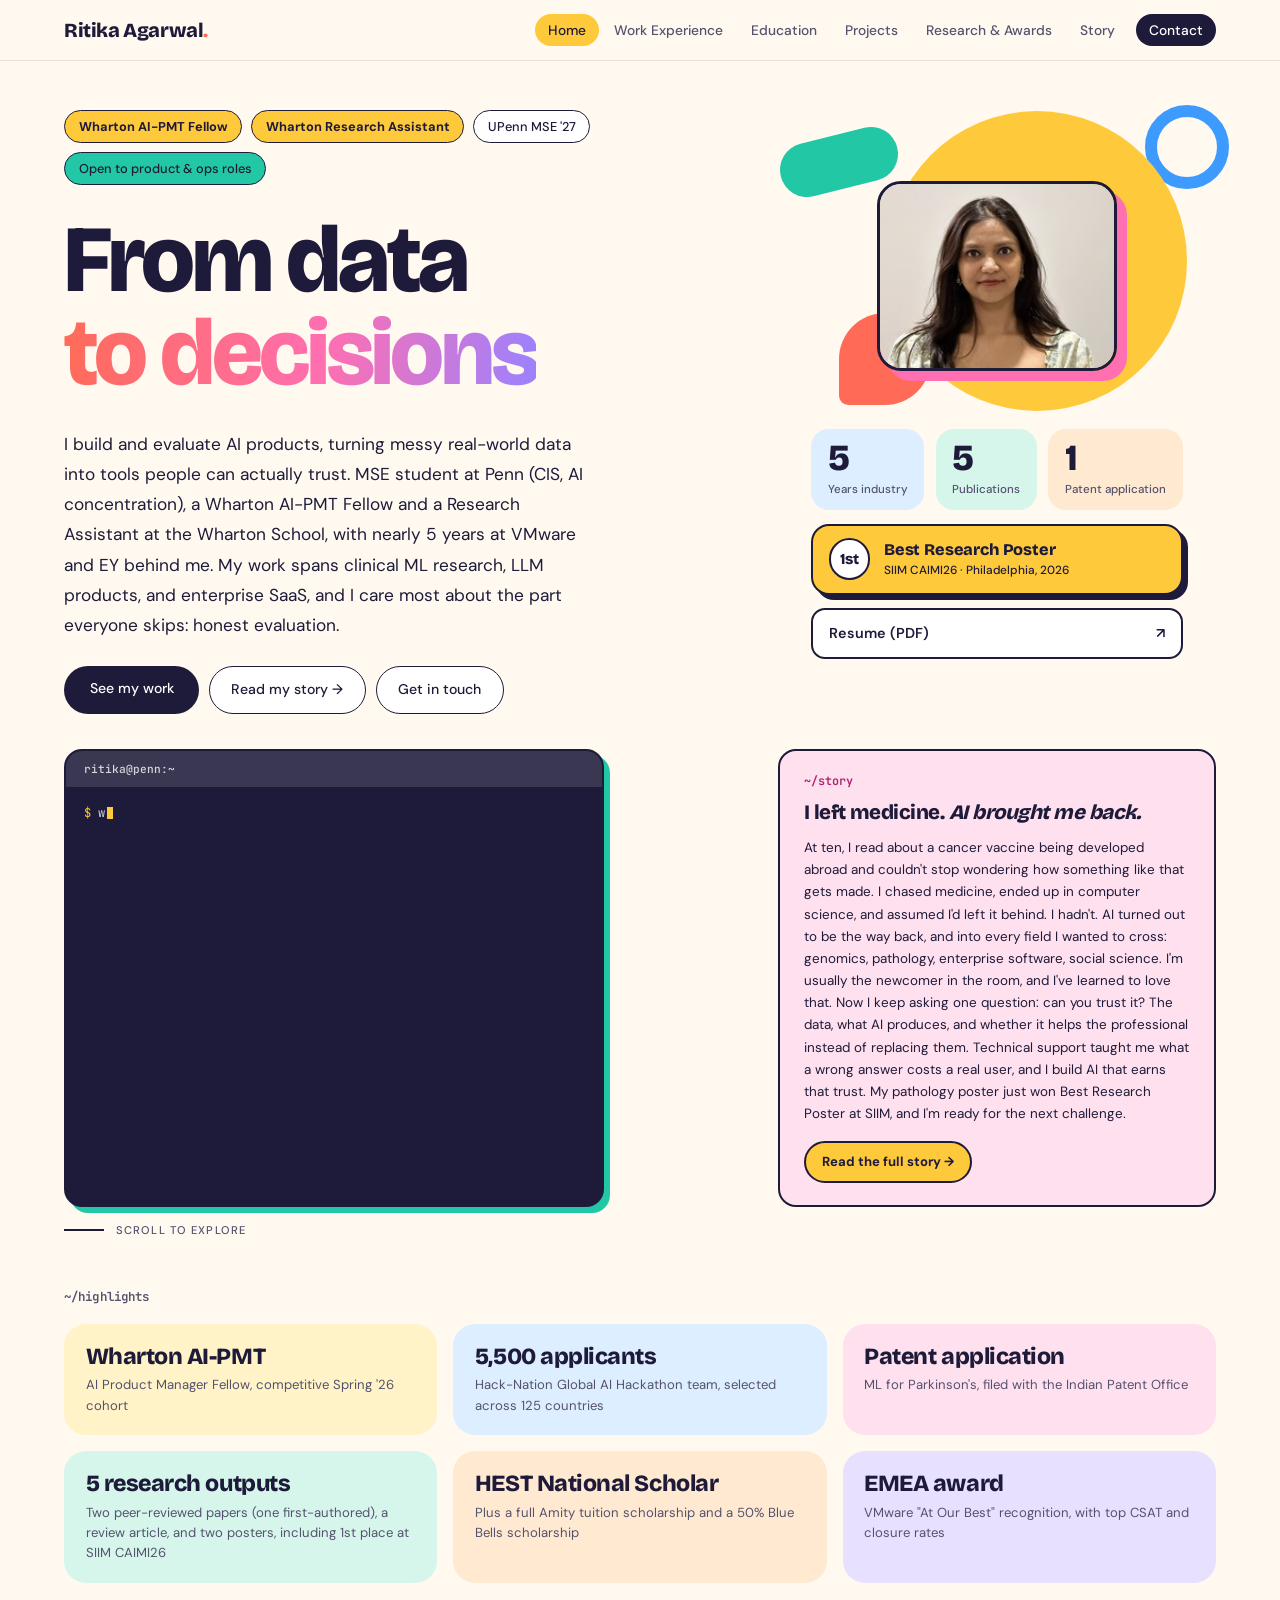
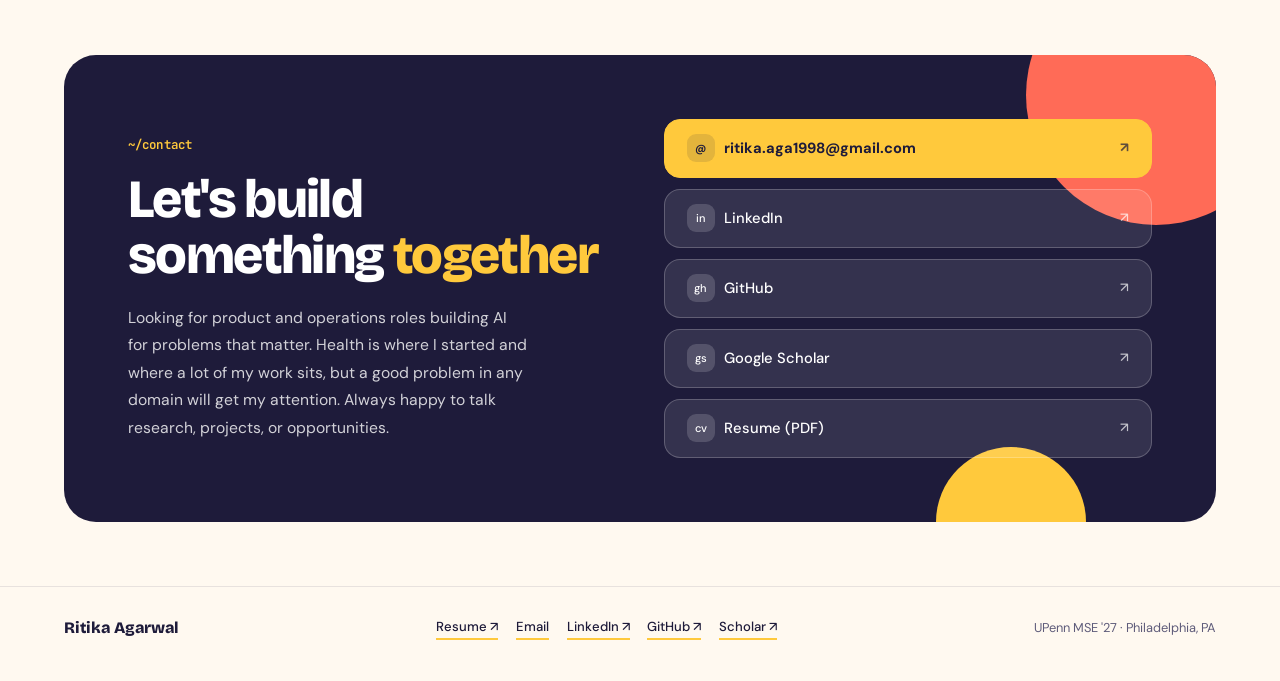
<file: index.html>
<!DOCTYPE html>
<html lang="en">
<head>
<meta charset="UTF-8">
<meta name="viewport" content="width=device-width, initial-scale=1.0">
<title>Ritika Agarwal, From Data to Decisions</title>
<meta name="description" content="I build and evaluate AI products, turning messy real-world data into tools people can actually trust. MSE student at Penn (CIS, AI), Wharton AI-PMT Fellow and Research Assistant, and SIIM CAIMI26 Best Research Poster winner, with nearly 5 years at VMware and EY.">
<meta property="og:title" content="Ritika Agarwal, From Data to Decisions">
<meta property="og:description" content="I build and evaluate AI products, turning messy real-world data into tools people can actually trust. MSE student at Penn (CIS, AI), Wharton AI-PMT Fellow and Research Assistant, and SIIM CAIMI26 Best Research Poster winner, with nearly 5 years at VMware and EY.">
<meta property="og:url" content="https://riaga1998.github.io/">
<meta property="og:type" content="website">
<meta property="og:image" content="https://riaga1998.github.io/preview.png">
<meta property="og:image:width" content="1200">
<meta property="og:image:height" content="630">
<meta property="og:image:alt" content="Ritika Agarwal: From data to decisions">
<meta name="twitter:card" content="summary_large_image">
<meta name="twitter:title" content="Ritika Agarwal, From Data to Decisions">
<meta name="twitter:description" content="I build and evaluate AI products, turning messy real-world data into tools people can actually trust. MSE student at Penn (CIS, AI), Wharton AI-PMT Fellow and Research Assistant, and SIIM CAIMI26 Best Research Poster winner, with nearly 5 years at VMware and EY.">
<meta name="twitter:image" content="https://riaga1998.github.io/preview.png">
<link rel="preconnect" href="https://fonts.googleapis.com">
<link rel="preconnect" href="https://fonts.gstatic.com" crossorigin>
<link href="https://fonts.googleapis.com/css2?family=Bricolage+Grotesque:opsz,wght@12..96,500;12..96,700;12..96,800&family=DM+Sans:opsz,wght@9..40,400;9..40,500;9..40,700&family=JetBrains+Mono:wght@500;600&display=swap" rel="stylesheet">
<meta name="theme-color" content="#FFF9F0">
<link rel="stylesheet" href="style.css">
</head>
<body class="pg-home">

<nav id="main-nav">
  <a class="nav-logo" href="index.html">Ritika Agarwal</a>
  <ul class="nav-links">
    <li><a href="index.html" class="active" aria-current="page">Home</a></li>
    <li><a href="work.html">Work Experience</a></li>
    <li><a href="education.html">Education</a></li>
    <li><a href="projects.html">Projects</a></li>
    <li><a href="research.html">Research &amp; Awards</a></li>
    <li><a href="journey.html">Story</a></li>
    <li><a href="#contact" class="nav-cta">Contact</a></li>
  </ul>
  <button class="nav-burger" id="nav-burger" aria-label="Menu" aria-expanded="false" aria-controls="nav-drawer">
    <span></span><span></span><span></span>
  </button>
</nav>

<div class="nav-drawer" id="nav-drawer">
  <button class="nav-drawer-close" id="nav-drawer-close" aria-label="Close menu">&#x2715;</button>
  <a href="index.html" class="active" aria-current="page">Home</a>
  <a href="work.html">Work Experience</a>
  <a href="education.html">Education</a>
  <a href="projects.html">Projects</a>
  <a href="research.html">Research &amp; Awards</a>
  <a href="journey.html">Story</a>
  <a href="#contact" class="nav-cta">Contact</a>
</div>

<section class="hero">
  <div class="hero-shapes" aria-hidden="true"><span class="sh sh-c"></span><span class="sh sh-d"></span></div>
  <div class="hero-meta">
    <span class="hero-meta-text wh">Wharton AI-PMT Fellow</span>
    <span class="hero-meta-text wh">Wharton Research Assistant</span>
    <span class="hero-meta-text">UPenn MSE '27</span>
    <span class="hero-meta-text open">Open to product &amp; ops roles</span>
  </div>
  <h1 class="hero-title">From data<br><em>to decisions</em></h1>
  <div class="hero-bottom">
    <p class="hero-desc">I build and evaluate AI products, turning messy real-world data into tools people can actually trust. MSE student at Penn (CIS, AI concentration), a Wharton AI-PMT Fellow and a Research Assistant at the Wharton School, with nearly 5 years at VMware and EY behind me. My work spans clinical ML research, LLM products, and enterprise SaaS, and I care most about the part everyone skips: honest evaluation.</p>
    <div class="hero-right-block">
      <div class="hero-photo-wrap">
        <img class="hero-photo" src="images/headshot.jpg" width="220" height="174" alt="Ritika Agarwal">
      </div>
      <div class="hero-aside">
      <div class="hero-stats">
        <div><div class="hero-stat-num">5</div><div class="hero-stat-label">Years industry</div></div>
        <div><div class="hero-stat-num">5</div><div class="hero-stat-label">Publications</div></div>
        <div><div class="hero-stat-num">1</div><div class="hero-stat-label">Patent application</div></div>
      </div>
      <a class="hero-award" href="research.html#awards">
        <span class="hero-award-badge">1st</span>
        <span><div class="hero-award-title">Best Research Poster</div><div class="hero-award-sub">SIIM CAIMI26 · Philadelphia, 2026</div></span>
      </a>
        <a class="hero-resume" href="Ritika_Agarwal_Resume.pdf" target="_blank" rel="noopener"><span>Resume (PDF)</span><span aria-hidden="true">↗</span></a>
      </div>
      <div class="hero-ctas">
        <a href="projects.html" class="btn-p">See my work</a>
        <a href="journey.html" class="btn-o">Read my story →</a>
        <a href="&#109;&#97;&#105;&#108;&#116;&#111;&#58;&#114;&#105;&#116;&#105;&#107;&#97;&#46;&#97;&#103;&#97;&#49;&#57;&#57;&#56;&#64;&#103;&#109;&#97;&#105;&#108;&#46;&#99;&#111;&#109;" class="btn-o">Get in touch</a>
      </div>
      <div class="hero-term" aria-hidden="true">
        <div class="term-bar">ritika@penn:~</div>
        <div class="term-body" id="term">
          <div class="t-line"><span class="t-p">$</span> <span class="t-c">whoami</span></div>
          <div class="t-line t-out">Ritika Agarwal · UPenn MSE '27 · CIS, AI</div>
          <div class="t-line"><span class="t-p">$</span> <span class="t-c">roles --current</span></div>
          <div class="t-line t-out">Wharton AI-PMT Fellow, Wharton RA, Pathology researcher</div>
          <div class="t-line"><span class="t-p">$</span> <span class="t-c">background</span></div>
          <div class="t-line t-out">nearly <span class="t-n">5</span> yrs in industry: VMware / Omnissa, EY</div>
          <div class="t-line"><span class="t-p">$</span> <span class="t-c">outputs</span></div>
          <div class="t-line t-out"><span class="t-n">2</span> papers, <span class="t-n">1</span> review, <span class="t-n">2</span> posters, <span class="t-n">1</span> patent application</div>
          <div class="t-line"><span class="t-p">$</span> <span class="t-c">latest</span></div>
          <div class="t-line t-out"><span class="t-n">1st</span> place, Best Research Poster, SIIM CAIMI26</div>
          <div class="t-line"><span class="t-p">$</span> <span class="t-c">status</span></div>
          <div class="t-line t-out"><span class="t-live">open</span> to product &amp; ops roles</div>
        </div>
      </div>
      <p class="sr-only">Summary: UPenn MSE '27 in Computer and Information Science with an AI concentration; Wharton AI-PMT Fellow, Wharton research assistant and digital pathology researcher; nearly 5 years in industry at VMware, Omnissa and EY; 2 papers, 1 review article, 2 posters and 1 patent application; 1st place, Best Research Poster at SIIM CAIMI26; open to product and operations roles.</p>
      <div class="hero-story">
        <div class="teaser-eyebrow">~/story</div>
      <h2 class="teaser-quote">I left medicine. <em>AI brought me back.</em></h2>
      <p class="teaser-body">At ten, I read about a cancer vaccine being developed abroad and couldn't stop wondering how something like that gets made. I chased medicine, ended up in computer science, and assumed I'd left it behind. I hadn't. AI turned out to be the way back, and into every field I wanted to cross: genomics, pathology, enterprise software, social science. I'm usually the newcomer in the room, and I've learned to love that. Now I keep asking one question: can you trust it? The data, what AI produces, and whether it helps the professional instead of replacing them. Technical support taught me what a wrong answer costs a real user, and I build AI that earns that trust. My pathology poster just won Best Research Poster at SIIM, and I'm ready for the next challenge.</p>
      <a class="about-more" href="journey.html">Read the full story →</a>
      </div>
    </div>
  </div>
  <div class="scroll-line" aria-hidden="true"><span class="scroll-text">Scroll to explore</span></div>
</section>

<div class="cred">
  <div class="cred-inner">
    <div class="cred-eyebrow">~/highlights</div>
    <div class="cred-grid reveal">
      <div class="cred-item">
        <div class="cred-item-top">Wharton <em>AI-PMT</em></div>
        <div class="cred-item-label">AI Product Manager Fellow, competitive Spring '26 cohort</div>
      </div>
      <div class="cred-item">
        <div class="cred-item-top">5,500 <em>applicants</em></div>
        <div class="cred-item-label">Hack-Nation Global AI Hackathon team, selected across 125 countries</div>
      </div>
      <div class="cred-item">
        <div class="cred-item-top">Patent <em>application</em></div>
        <div class="cred-item-label">ML for Parkinson's, filed with the Indian Patent Office</div>
      </div>
      <div class="cred-item">
        <div class="cred-item-top">5 <em>research outputs</em></div>
        <div class="cred-item-label">Two peer-reviewed papers (one first-authored), a review article, and two posters, including 1st place at SIIM CAIMI26</div>
      </div>
      <div class="cred-item">
        <div class="cred-item-top">HEST <em>National Scholar</em></div>
        <div class="cred-item-label">Plus a full Amity tuition scholarship and a 50% Blue Bells scholarship</div>
      </div>
      <div class="cred-item">
        <div class="cred-item-top">EMEA <em>award</em></div>
        <div class="cred-item-label">VMware "At Our Best" recognition, with top CSAT and closure rates</div>
      </div>
    </div>
  </div>
</div>

<div class="contact-band" id="contact">
  <div>
    <div class="contact-eyebrow">~/contact</div>
    <h2 class="contact-title">Let's build something <em>together</em></h2>
    <p class="contact-desc">Looking for product and operations roles building AI for problems that matter. Health is where I started and where a lot of my work sits, but a good problem in any domain will get my attention. Always happy to talk research, projects, or opportunities.</p>
  </div>
  <div class="contact-right">
    <a href="&#109;&#97;&#105;&#108;&#116;&#111;&#58;&#114;&#105;&#116;&#105;&#107;&#97;&#46;&#97;&#103;&#97;&#49;&#57;&#57;&#56;&#64;&#103;&#109;&#97;&#105;&#108;&#46;&#99;&#111;&#109;" class="c-btn primary">
      <span class="c-btn-label"><span class="c-btn-icon">@</span>ritika.aga1998@gmail.com</span>
      <span class="c-btn-arrow">↗</span>
    </a>
    <a href="https://www.linkedin.com/in/ritikaagarwal1998" target="_blank" rel="noopener" class="c-btn">
      <span class="c-btn-label"><span class="c-btn-icon">in</span>LinkedIn</span>
      <span class="c-btn-arrow">↗</span>
    </a>
    <a href="https://github.com/Riaga1998" target="_blank" rel="noopener" class="c-btn">
      <span class="c-btn-label"><span class="c-btn-icon">gh</span>GitHub</span>
      <span class="c-btn-arrow">↗</span>
    </a>
    <a href="https://scholar.google.com/citations?user=a_FAQb8AAAAJ&hl=en" target="_blank" rel="noopener" class="c-btn">
      <span class="c-btn-label"><span class="c-btn-icon">gs</span>Google Scholar</span>
      <span class="c-btn-arrow">↗</span>
    </a>
    <a href="Ritika_Agarwal_Resume.pdf" target="_blank" rel="noopener" class="c-btn">
      <span class="c-btn-label"><span class="c-btn-icon">cv</span>Resume (PDF)</span>
      <span class="c-btn-arrow">↗</span>
    </a>
  </div>
</div>

<footer>
  <span class="footer-name">Ritika Agarwal</span>
  <span class="footer-links">
    <a href="Ritika_Agarwal_Resume.pdf" target="_blank" rel="noopener">Resume ↗</a>
    <a href="&#109;&#97;&#105;&#108;&#116;&#111;&#58;&#114;&#105;&#116;&#105;&#107;&#97;&#46;&#97;&#103;&#97;&#49;&#57;&#57;&#56;&#64;&#103;&#109;&#97;&#105;&#108;&#46;&#99;&#111;&#109;">Email</a>
    <a href="https://www.linkedin.com/in/ritikaagarwal1998" target="_blank" rel="noopener">LinkedIn ↗</a>
    <a href="https://github.com/Riaga1998" target="_blank" rel="noopener">GitHub ↗</a>
    <a href="https://scholar.google.com/citations?user=a_FAQb8AAAAJ&amp;hl=en" target="_blank" rel="noopener">Scholar ↗</a>
  </span>
  <span class="footer-note">UPenn MSE '27 · Philadelphia, PA</span>
</footer>

<script src="site.js"></script>
</body>
</html>
</file>
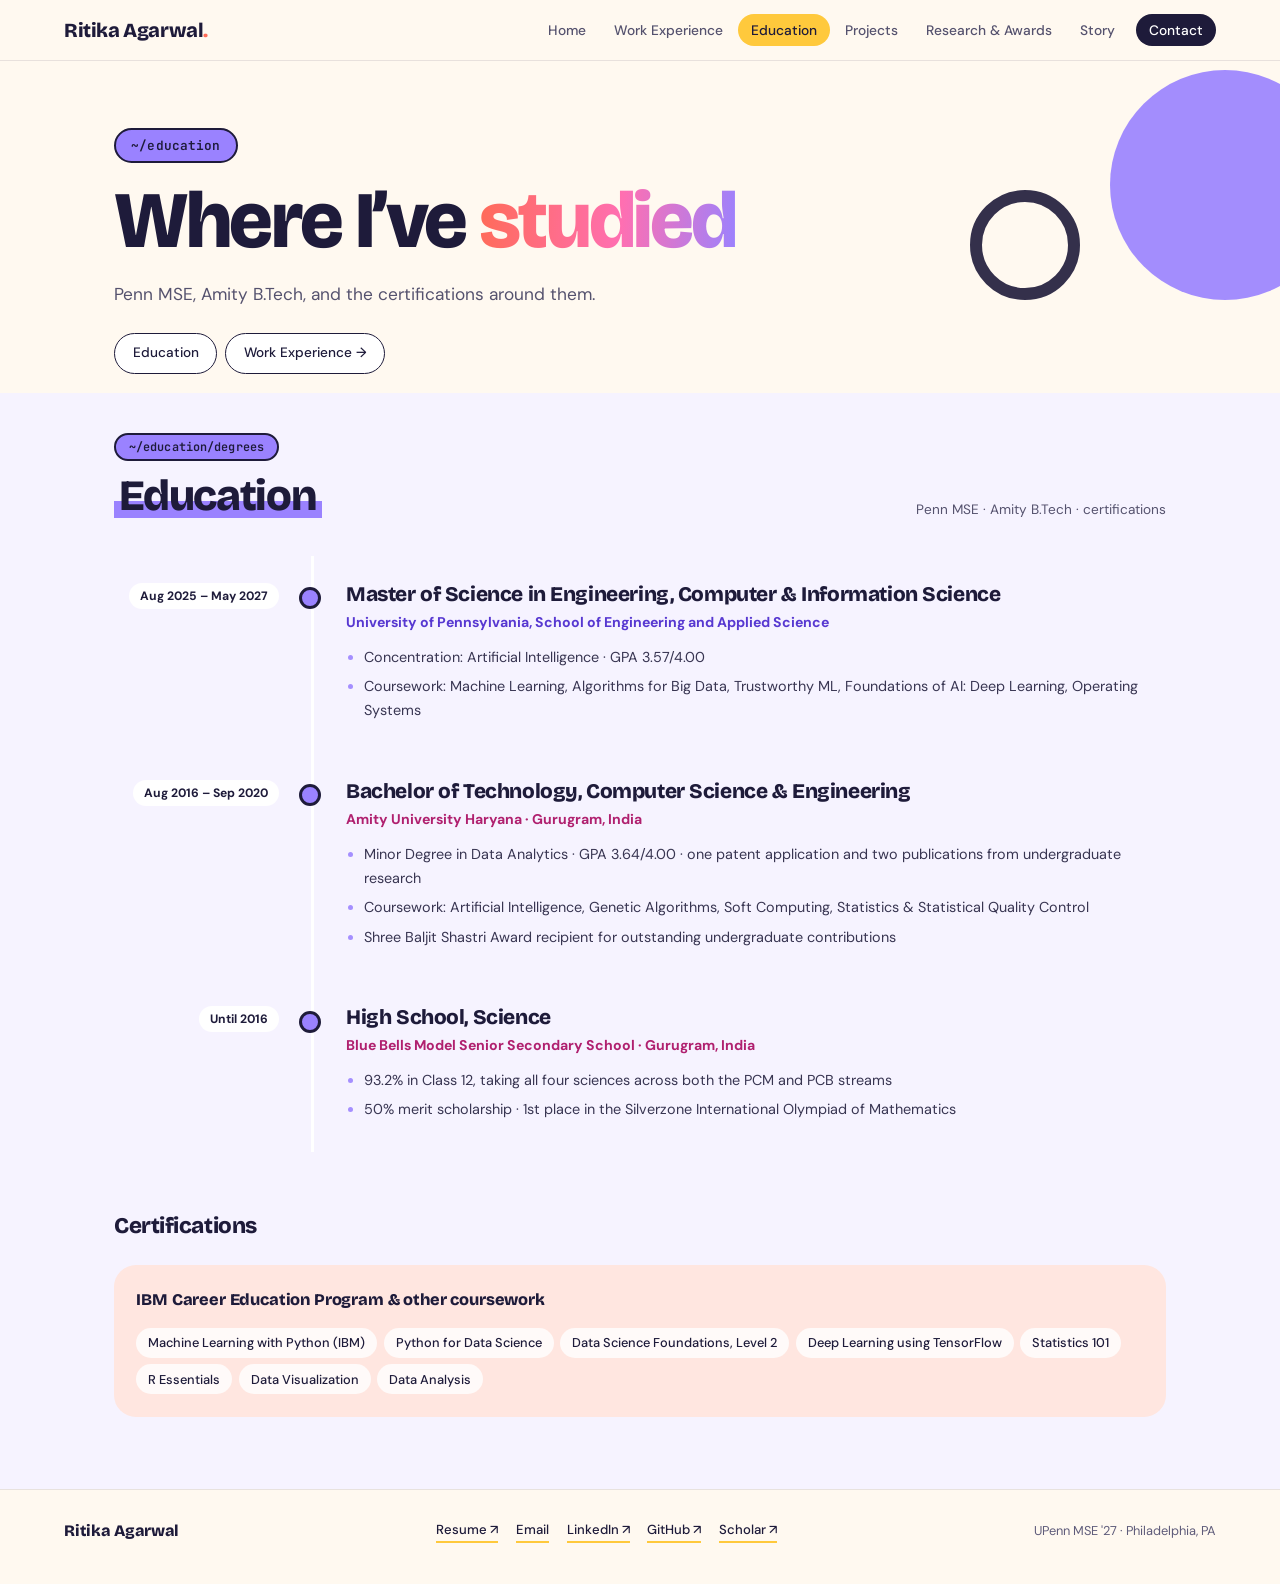
<file: education.html>
<!DOCTYPE html>
<html lang="en">
<head>
<meta charset="UTF-8">
<meta name="viewport" content="width=device-width, initial-scale=1.0">
<title>Education · Ritika Agarwal</title>
<meta name="description" content="MSE in Computer and Information Science at Penn, a B.Tech from Amity, and the certifications behind them.">
<meta property="og:title" content="Education · Ritika Agarwal">
<meta property="og:description" content="MSE in Computer and Information Science at Penn, a B.Tech from Amity, and the certifications behind them.">
<meta property="og:url" content="https://riaga1998.github.io/education.html">
<meta property="og:type" content="website">
<meta property="og:image" content="https://riaga1998.github.io/preview.png">
<meta property="og:image:width" content="1200">
<meta property="og:image:height" content="630">
<meta property="og:image:alt" content="Ritika Agarwal: From data to decisions">
<meta name="twitter:card" content="summary_large_image">
<meta name="twitter:title" content="Education · Ritika Agarwal">
<meta name="twitter:description" content="MSE in Computer and Information Science at Penn, a B.Tech from Amity, and the certifications behind them.">
<meta name="twitter:image" content="https://riaga1998.github.io/preview.png">
<link rel="preconnect" href="https://fonts.googleapis.com">
<link rel="preconnect" href="https://fonts.gstatic.com" crossorigin>
<link href="https://fonts.googleapis.com/css2?family=Bricolage+Grotesque:opsz,wght@12..96,500;12..96,700;12..96,800&family=DM+Sans:opsz,wght@9..40,400;9..40,500;9..40,700&family=JetBrains+Mono:wght@500;600&display=swap" rel="stylesheet">
<meta name="theme-color" content="#FFF9F0">
<link rel="stylesheet" href="style.css">
</head>
<body class="pg-education">

<nav id="main-nav">
  <a class="nav-logo" href="index.html">Ritika Agarwal</a>
  <ul class="nav-links">
    <li><a href="index.html">Home</a></li>
    <li><a href="work.html">Work Experience</a></li>
    <li><a href="education.html" class="active" aria-current="page">Education</a></li>
    <li><a href="projects.html">Projects</a></li>
    <li><a href="research.html">Research &amp; Awards</a></li>
    <li><a href="journey.html">Story</a></li>
    <li><a href="index.html#contact" class="nav-cta">Contact</a></li>
  </ul>
  <button class="nav-burger" id="nav-burger" aria-label="Menu" aria-expanded="false" aria-controls="nav-drawer">
    <span></span><span></span><span></span>
  </button>
</nav>

<div class="nav-drawer" id="nav-drawer">
  <button class="nav-drawer-close" id="nav-drawer-close" aria-label="Close menu">&#x2715;</button>
  <a href="index.html">Home</a>
  <a href="work.html">Work Experience</a>
  <a href="education.html" class="active" aria-current="page">Education</a>
  <a href="projects.html">Projects</a>
  <a href="research.html">Research &amp; Awards</a>
  <a href="journey.html">Story</a>
  <a href="index.html#contact" class="nav-cta">Contact</a>
</div>

<header class="page-hero-wrap">
  <div class="page-hero">
    <div class="page-eyebrow">~/education</div>
    <h1 class="page-title">Where I’ve <em>studied</em></h1>
    <p class="page-sub">Penn MSE, Amity B.Tech, and the certifications around them.</p>
    <div class="page-jump"><a href="#education">Education</a><a href="work.html">Work Experience →</a></div>
  </div>
</header>

<div class="section-block" id="education">
  <div class="chapter">
    <div class="chapter-left"><span class="path">~/education/degrees</span><h2 class="chapter-name"><em>Education</em></h2></div>
    <span class="chapter-desc">Penn MSE · Amity B.Tech · certifications</span>
  </div>
  <div class="sec">
    <div class="tl reveal">
      <div class="tl-row">
        <div class="tl-left"><div class="tl-period">Aug 2025 – May 2027</div></div>
        <div class="tl-right">
          <div class="tl-role">Master of Science in Engineering, Computer &amp; Information Science</div>
          <div class="tl-org">University of Pennsylvania, School of Engineering and Applied Science</div>
          <ul class="tl-pts">
            <li>Concentration: Artificial Intelligence · GPA 3.57/4.00</li>
            <li>Coursework: Machine Learning, Algorithms for Big Data, Trustworthy ML, Foundations of AI: Deep Learning, Operating Systems</li>
          </ul>
        </div>
      </div>
      <div class="tl-row">
        <div class="tl-left"><div class="tl-period">Aug 2016 – Sep 2020</div></div>
        <div class="tl-right">
          <div class="tl-role">Bachelor of Technology, Computer Science &amp; Engineering</div>
          <div class="tl-org ext">Amity University Haryana · Gurugram, India</div>
          <ul class="tl-pts">
            <li>Minor Degree in Data Analytics · GPA 3.64/4.00 · one patent application and two publications from undergraduate research</li>
            <li>Coursework: Artificial Intelligence, Genetic Algorithms, Soft Computing, Statistics &amp; Statistical Quality Control</li>
            <li>Shree Baljit Shastri Award recipient for outstanding undergraduate contributions</li>
          </ul>
        </div>
      </div>
      <div class="tl-row">
        <div class="tl-left"><div class="tl-period">Until 2016</div></div>
        <div class="tl-right">
          <div class="tl-role">High School, Science</div>
          <div class="tl-org ext">Blue Bells Model Senior Secondary School · Gurugram, India</div>
          <ul class="tl-pts">
            <li>93.2% in Class 12, taking all four sciences across both the PCM and PCB streams</li>
            <li>50% merit scholarship · 1st place in the Silverzone International Olympiad of Mathematics</li>
          </ul>
        </div>
      </div>
    </div>

    <div class="sub-eyebrow reveal">Certifications</div>
    <div class="skills-outer reveal">
      <div class="skill-group" style="grid-column:1/-1">
        <div class="skill-group-title">IBM Career Education Program &amp; other coursework</div>
        <div class="skill-pills"><span class="skill-pill">Machine Learning with Python (IBM)</span><span class="skill-pill">Python for Data Science</span><span class="skill-pill">Data Science Foundations, Level 2</span><span class="skill-pill">Deep Learning using TensorFlow</span><span class="skill-pill">Statistics 101</span><span class="skill-pill">R Essentials</span><span class="skill-pill">Data Visualization</span><span class="skill-pill">Data Analysis</span></div>
      </div>
    </div>
  </div>
</div>

<footer>
  <span class="footer-name">Ritika Agarwal</span>
  <span class="footer-links">
    <a href="Ritika_Agarwal_Resume.pdf" target="_blank" rel="noopener">Resume ↗</a>
    <a href="&#109;&#97;&#105;&#108;&#116;&#111;&#58;&#114;&#105;&#116;&#105;&#107;&#97;&#46;&#97;&#103;&#97;&#49;&#57;&#57;&#56;&#64;&#103;&#109;&#97;&#105;&#108;&#46;&#99;&#111;&#109;">Email</a>
    <a href="https://www.linkedin.com/in/ritikaagarwal1998" target="_blank" rel="noopener">LinkedIn ↗</a>
    <a href="https://github.com/Riaga1998" target="_blank" rel="noopener">GitHub ↗</a>
    <a href="https://scholar.google.com/citations?user=a_FAQb8AAAAJ&amp;hl=en" target="_blank" rel="noopener">Scholar ↗</a>
  </span>
  <span class="footer-note">UPenn MSE '27 · Philadelphia, PA</span>
</footer>

<script src="site.js"></script>
</body>
</html>
</file>
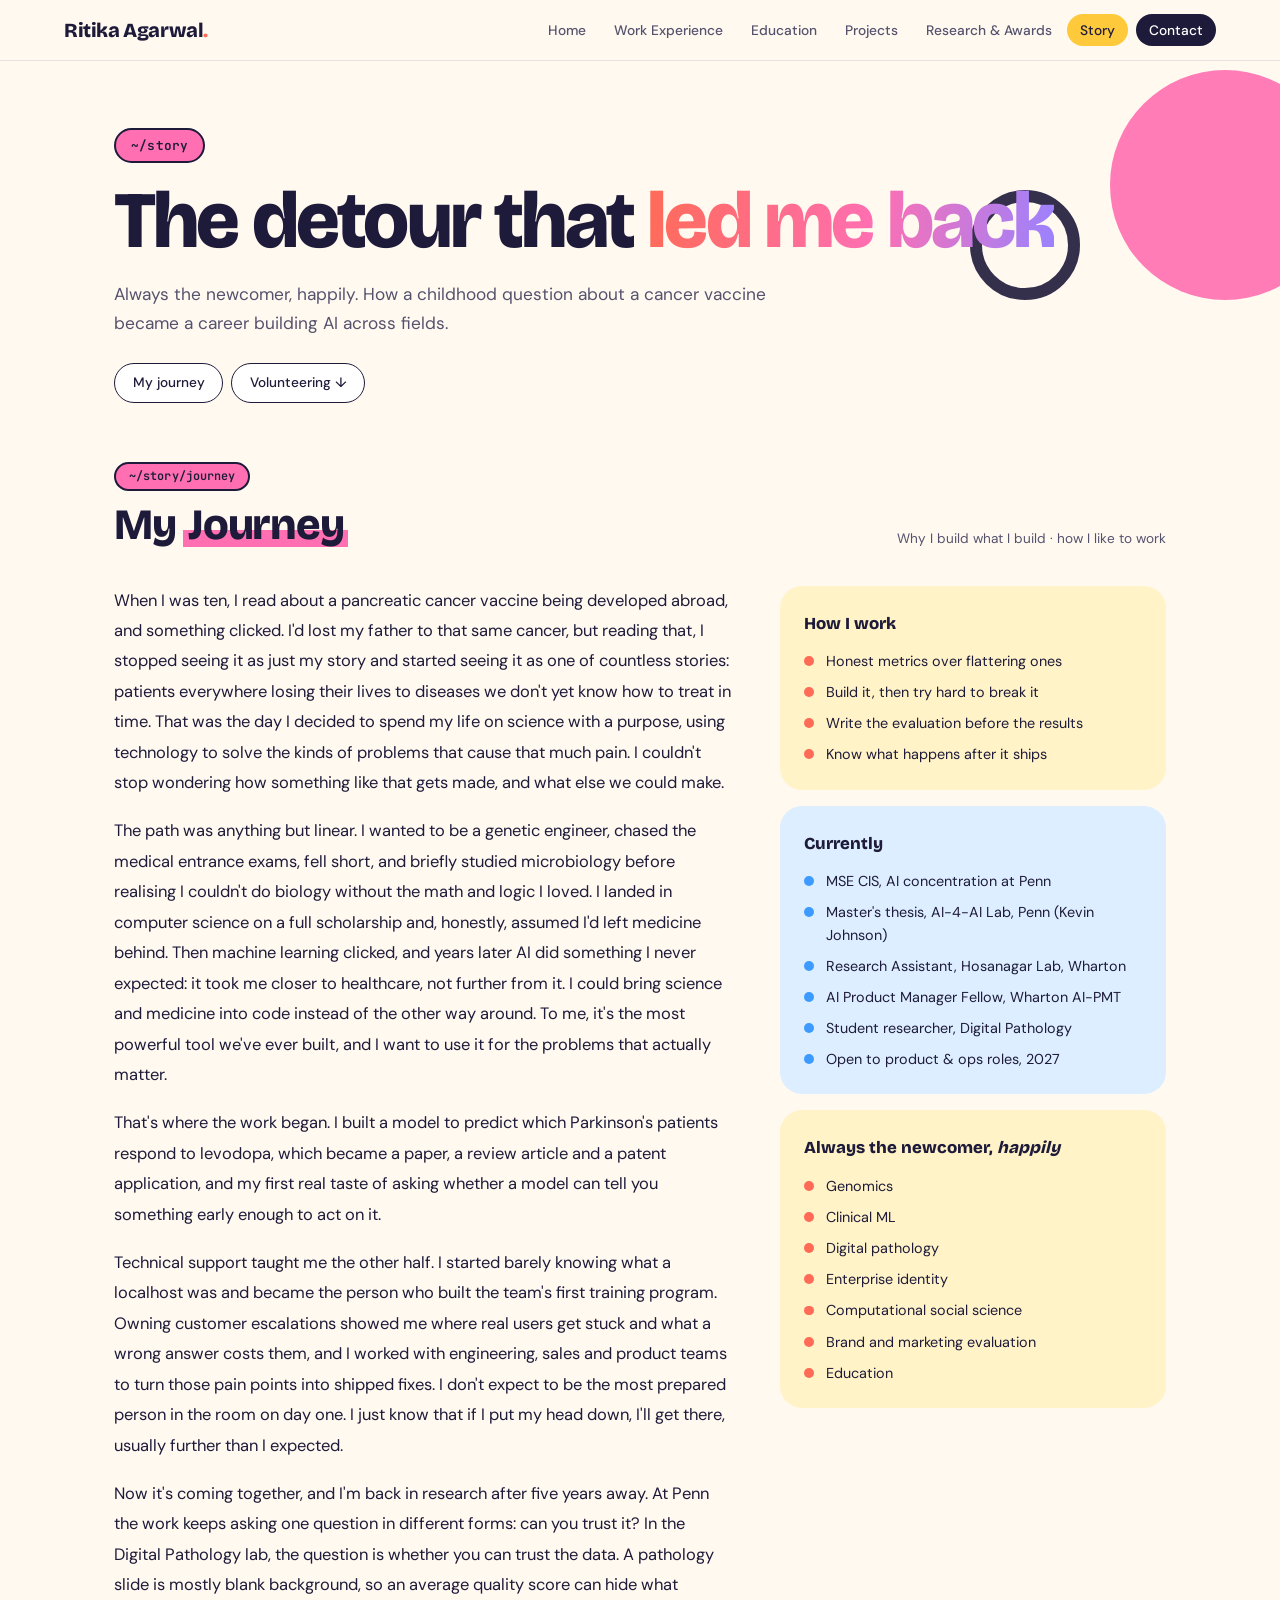
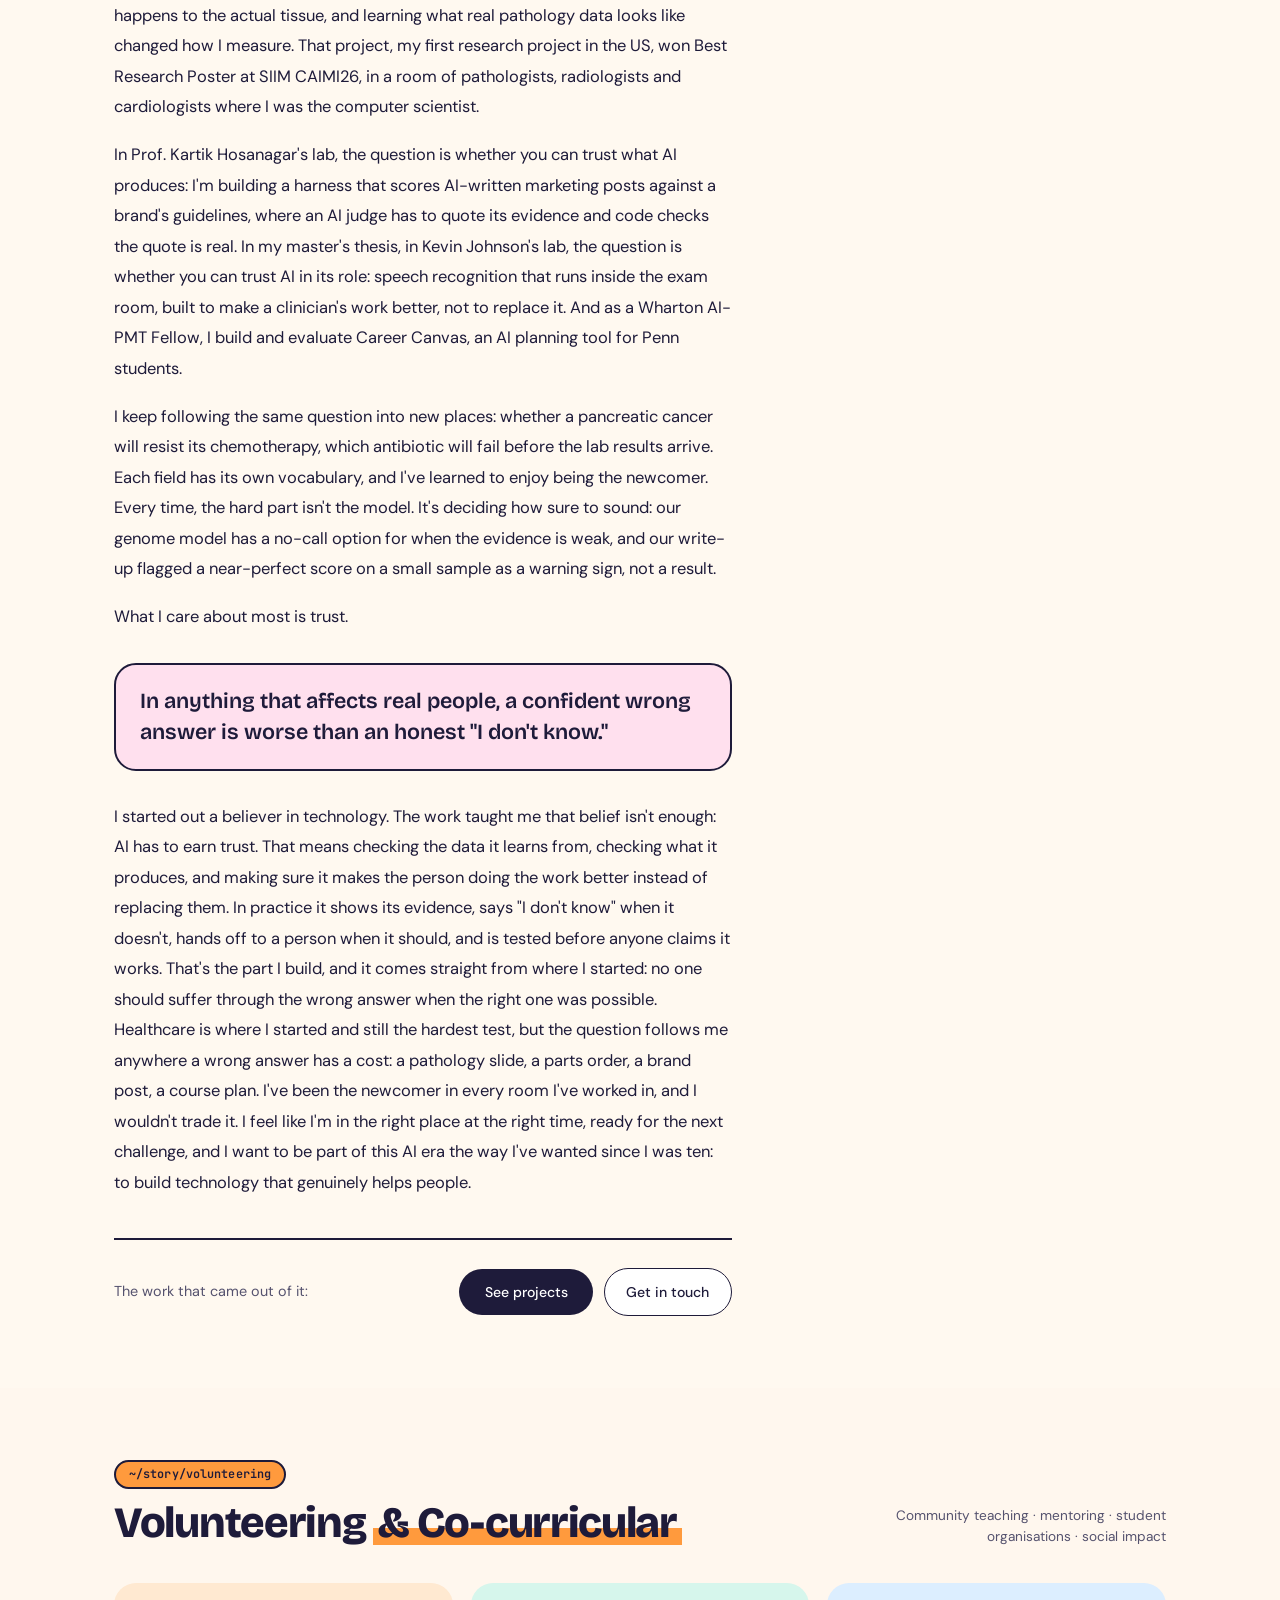
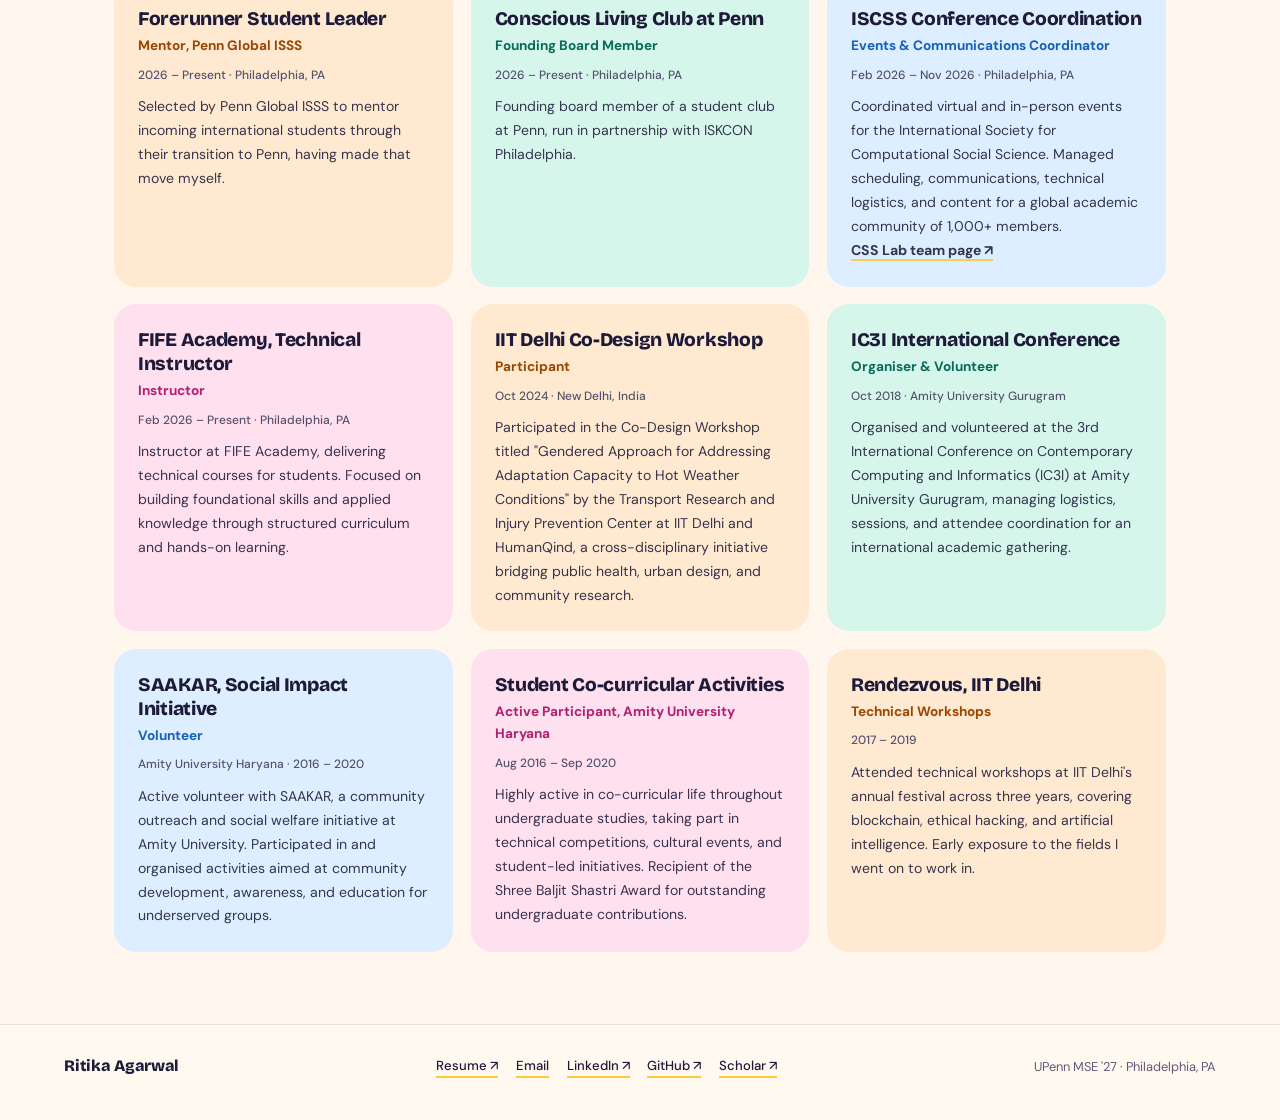
<file: journey.html>
<!DOCTYPE html>
<html lang="en">
<head>
<meta charset="UTF-8">
<meta name="viewport" content="width=device-width, initial-scale=1.0">
<title>Story · Ritika Agarwal</title>
<meta name="description" content="How I got from reading about a cancer vaccine at ten to building and evaluating AI products at Penn: the non-linear path from biology to computer science to machine learning, plus volunteering and community work.">
<meta property="og:title" content="Story · Ritika Agarwal">
<meta property="og:description" content="How I got from reading about a cancer vaccine at ten to building and evaluating AI products at Penn: the non-linear path from biology to computer science to machine learning, plus volunteering and community work.">
<meta property="og:url" content="https://riaga1998.github.io/journey.html">
<meta property="og:type" content="article">
<meta property="og:image" content="https://riaga1998.github.io/preview.png">
<meta property="og:image:width" content="1200">
<meta property="og:image:height" content="630">
<meta property="og:image:alt" content="Ritika Agarwal: From data to decisions">
<meta name="twitter:card" content="summary_large_image">
<meta name="twitter:title" content="Story · Ritika Agarwal">
<meta name="twitter:description" content="How I got from reading about a cancer vaccine at ten to building and evaluating AI products at Penn: the non-linear path from biology to computer science to machine learning, plus volunteering and community work.">
<meta name="twitter:image" content="https://riaga1998.github.io/preview.png">
<link rel="preconnect" href="https://fonts.googleapis.com">
<link rel="preconnect" href="https://fonts.gstatic.com" crossorigin>
<link href="https://fonts.googleapis.com/css2?family=Bricolage+Grotesque:opsz,wght@12..96,500;12..96,700;12..96,800&family=DM+Sans:opsz,wght@9..40,400;9..40,500;9..40,700&family=JetBrains+Mono:wght@500;600&display=swap" rel="stylesheet">
<meta name="theme-color" content="#FFF9F0">
<link rel="stylesheet" href="style.css">
</head>
<body class="pg-story">

<nav id="main-nav">
  <a class="nav-logo" href="index.html">Ritika Agarwal</a>
  <ul class="nav-links">
    <li><a href="index.html">Home</a></li>
    <li><a href="work.html">Work Experience</a></li>
    <li><a href="education.html">Education</a></li>
    <li><a href="projects.html">Projects</a></li>
    <li><a href="research.html">Research &amp; Awards</a></li>
    <li><a href="journey.html" class="active" aria-current="page">Story</a></li>
    <li><a href="index.html#contact" class="nav-cta">Contact</a></li>
  </ul>
  <button class="nav-burger" id="nav-burger" aria-label="Menu" aria-expanded="false" aria-controls="nav-drawer">
    <span></span><span></span><span></span>
  </button>
</nav>

<div class="nav-drawer" id="nav-drawer">
  <button class="nav-drawer-close" id="nav-drawer-close" aria-label="Close menu">&#x2715;</button>
  <a href="index.html">Home</a>
  <a href="work.html">Work Experience</a>
  <a href="education.html">Education</a>
  <a href="projects.html">Projects</a>
  <a href="research.html">Research &amp; Awards</a>
  <a href="journey.html" class="active" aria-current="page">Story</a>
  <a href="index.html#contact" class="nav-cta">Contact</a>
</div>

<header class="page-hero-wrap">
  <div class="page-hero">
    <div class="page-eyebrow">~/story</div>
    <h1 class="page-title">The detour that <em>led me back</em></h1>
    <p class="page-sub">Always the newcomer, happily. How a childhood question about a cancer vaccine became a career building AI across fields.</p>
    <div class="page-jump"><a href="#about">My journey</a><a href="#volunteering">Volunteering ↓</a></div>
  </div>
</header>

<div class="section-block" id="about">
  <div class="chapter">
    <div class="chapter-left"><span class="path">~/story/journey</span><h2 class="chapter-name">My <em>Journey</em></h2></div>
    <span class="chapter-desc">Why I build what I build · how I like to work</span>
  </div>
  <div class="sec">
    <div class="about-grid">
      <div class="about-main journey-text">
      <p class="about-body">When I was ten, I read about a pancreatic cancer vaccine being developed abroad, and something clicked. I'd lost my father to that same cancer, but reading that, I stopped seeing it as just my story and started seeing it as one of countless stories: patients everywhere losing their lives to diseases we don't yet know how to treat in time. That was the day I decided to spend my life on science with a purpose, using technology to solve the kinds of problems that cause that much pain. I couldn't stop wondering how something like that gets made, and what else we could make.</p>

      <p class="about-body">The path was anything but linear. I wanted to be a genetic engineer, chased the medical entrance exams, fell short, and briefly studied microbiology before realising I couldn't do biology without the math and logic I loved. I landed in computer science on a full scholarship and, honestly, assumed I'd left medicine behind. Then machine learning clicked, and years later AI did something I never expected: it took me closer to healthcare, not further from it. I could bring science and medicine into code instead of the other way around. To me, it's the most powerful tool we've ever built, and I want to use it for the problems that actually matter.</p>

      <p class="about-body">That's where the work began. I built a model to predict which Parkinson's patients respond to levodopa, which became a paper, a review article and a patent application, and my first real taste of asking whether a model can tell you something early enough to act on it.</p>

      <p class="about-body">Technical support taught me the other half. I started barely knowing what a localhost was and became the person who built the team's first training program. Owning customer escalations showed me where real users get stuck and what a wrong answer costs them, and I worked with engineering, sales and product teams to turn those pain points into shipped fixes. I don't expect to be the most prepared person in the room on day one. I just know that if I put my head down, I'll get there, usually further than I expected.</p>

      <p class="about-body">Now it's coming together, and I'm back in research after five years away. At Penn the work keeps asking one question in different forms: can you trust it? In the Digital Pathology lab, the question is whether you can trust the data. A pathology slide is mostly blank background, so an average quality score can hide what happens to the actual tissue, and learning what real pathology data looks like changed how I measure. That project, my first research project in the US, won Best Research Poster at SIIM CAIMI26, in a room of pathologists, radiologists and cardiologists where I was the computer scientist.</p>

      <p class="about-body">In Prof. Kartik Hosanagar's lab, the question is whether you can trust what AI produces: I'm building a harness that scores AI-written marketing posts against a brand's guidelines, where an AI judge has to quote its evidence and code checks the quote is real. In my master's thesis, in Kevin Johnson's lab, the question is whether you can trust AI in its role: speech recognition that runs inside the exam room, built to make a clinician's work better, not to replace it. And as a Wharton AI-PMT Fellow, I build and evaluate Career Canvas, an AI planning tool for Penn students.</p>

      <p class="about-body">I keep following the same question into new places: whether a pancreatic cancer will resist its chemotherapy, which antibiotic will fail before the lab results arrive. Each field has its own vocabulary, and I've learned to enjoy being the newcomer. Every time, the hard part isn't the model. It's deciding how sure to sound: our genome model has a no-call option for when the evidence is weak, and our write-up flagged a near-perfect score on a small sample as a warning sign, not a result.</p>

      <p class="about-body">What I care about most is trust.</p>

      <blockquote class="about-quote">In anything that affects real people, a confident wrong answer is worse than an honest "I don't know."</blockquote>

      <p class="about-body">I started out a believer in technology. The work taught me that belief isn't enough: AI has to earn trust. That means checking the data it learns from, checking what it produces, and making sure it makes the person doing the work better instead of replacing them. In practice it shows its evidence, says "I don't know" when it doesn't, hands off to a person when it should, and is tested before anyone claims it works. That's the part I build, and it comes straight from where I started: no one should suffer through the wrong answer when the right one was possible. Healthcare is where I started and still the hardest test, but the question follows me anywhere a wrong answer has a cost: a pathology slide, a parts order, a brand post, a course plan. I've been the newcomer in every room I've worked in, and I wouldn't trade it. I feel like I'm in the right place at the right time, ready for the next challenge, and I want to be part of this AI era the way I've wanted since I was ten: to build technology that genuinely helps people.</p>
        <div class="journey-end">
          <span class="journey-end-note">The work that came out of it:</span>
          <a href="projects.html" class="btn-p">See projects</a>
          <a href="index.html#contact" class="btn-o">Get in touch</a>
        </div>
      </div>
      <div class="about-side">
        <div class="about-card">
          <div class="about-card-title">How I work</div>
          <ul class="about-list">
            <li>Honest metrics over flattering ones</li>
            <li>Build it, then try hard to break it</li>
            <li>Write the evaluation before the results</li>
            <li>Know what happens after it ships</li>
          </ul>
        </div>
        <div class="about-card">
          <div class="about-card-title">Currently</div>
          <ul class="about-list">
            <li>MSE CIS, AI concentration at Penn</li>
            <li>Master's thesis, AI-4-AI Lab, Penn (Kevin Johnson)</li>
            <li>Research Assistant, Hosanagar Lab, Wharton</li>
            <li>AI Product Manager Fellow, Wharton AI-PMT</li>
            <li>Student researcher, Digital Pathology</li>
            <li>Open to product &amp; ops roles, 2027</li>
          </ul>
        </div>
        <div class="about-card">
          <div class="about-card-title">Always the newcomer, <em>happily</em></div>
          <ul class="about-list">
            <li>Genomics</li>
            <li>Clinical ML</li>
            <li>Digital pathology</li>
            <li>Enterprise identity</li>
            <li>Computational social science</li>
            <li>Brand and marketing evaluation</li>
            <li>Education</li>
          </ul>
        </div>
      </div>
    </div>
  </div>
</div>

<div class="section-block" id="volunteering">
  <div class="chapter">
    <div class="chapter-left"><span class="path">~/story/volunteering</span><h2 class="chapter-name">Volunteering <em>&amp; Co-curricular</em></h2></div>
    <span class="chapter-desc">Community teaching · mentoring · student organisations · social impact</span>
  </div>
  <div class="sec">
    <div class="vol-grid reveal">

      <div class="vol-card">
        <div class="vol-name">Forerunner Student Leader</div>
        <div class="vol-role">Mentor, Penn Global ISSS</div>
        <div class="vol-period">2026 – Present · Philadelphia, PA</div>
        <p class="vol-desc">Selected by Penn Global ISSS to mentor incoming international students through their transition to Penn, having made that move myself.</p>
      </div>

      <div class="vol-card">
        <div class="vol-name">Conscious Living Club at Penn</div>
        <div class="vol-role">Founding Board Member</div>
        <div class="vol-period">2026 – Present · Philadelphia, PA</div>
        <p class="vol-desc">Founding board member of a student club at Penn, run in partnership with ISKCON Philadelphia.</p>
      </div>

      <div class="vol-card">
        <div class="vol-name">ISCSS Conference Coordination</div>
        <div class="vol-role">Events &amp; Communications Coordinator</div>
        <div class="vol-period">Feb 2026 – Nov 2026 · Philadelphia, PA</div>
        <p class="vol-desc">Coordinated virtual and in-person events for the International Society for Computational Social Science. Managed scheduling, communications, technical logistics, and content for a global academic community of 1,000+ members. <a class="inline-link" href="https://css.engineering.upenn.edu/people/" target="_blank" rel="noopener">CSS Lab team page ↗</a></p>
      </div>

      <div class="vol-card">
        <div class="vol-name">FIFE Academy, Technical Instructor</div>
        <div class="vol-role">Instructor</div>
        <div class="vol-period">Feb 2026 – Present · Philadelphia, PA</div>
        <p class="vol-desc">Instructor at FIFE Academy, delivering technical courses for students. Focused on building foundational skills and applied knowledge through structured curriculum and hands-on learning.</p>
      </div>

      <div class="vol-card">
        <div class="vol-name">IIT Delhi Co-Design Workshop</div>
        <div class="vol-role">Participant</div>
        <div class="vol-period">Oct 2024 · New Delhi, India</div>
        <p class="vol-desc">Participated in the Co-Design Workshop titled "Gendered Approach for Addressing Adaptation Capacity to Hot Weather Conditions" by the Transport Research and Injury Prevention Center at IIT Delhi and HumanQind, a cross-disciplinary initiative bridging public health, urban design, and community research.</p>
      </div>

      <div class="vol-card">
        <div class="vol-name">IC3I International Conference</div>
        <div class="vol-role">Organiser &amp; Volunteer</div>
        <div class="vol-period">Oct 2018 · Amity University Gurugram</div>
        <p class="vol-desc">Organised and volunteered at the 3rd International Conference on Contemporary Computing and Informatics (IC3I) at Amity University Gurugram, managing logistics, sessions, and attendee coordination for an international academic gathering.</p>
      </div>

      <div class="vol-card">
        <div class="vol-name">SAAKAR, Social Impact Initiative</div>
        <div class="vol-role">Volunteer</div>
        <div class="vol-period">Amity University Haryana · 2016 – 2020</div>
        <p class="vol-desc">Active volunteer with SAAKAR, a community outreach and social welfare initiative at Amity University. Participated in and organised activities aimed at community development, awareness, and education for underserved groups.</p>
      </div>

      <div class="vol-card">
        <div class="vol-name">Student Co-curricular Activities</div>
        <div class="vol-role">Active Participant, Amity University Haryana</div>
        <div class="vol-period">Aug 2016 – Sep 2020</div>
        <p class="vol-desc">Highly active in co-curricular life throughout undergraduate studies, taking part in technical competitions, cultural events, and student-led initiatives. Recipient of the Shree Baljit Shastri Award for outstanding undergraduate contributions.</p>
      </div>

      <div class="vol-card">
        <div class="vol-name">Rendezvous, IIT Delhi</div>
        <div class="vol-role">Technical Workshops</div>
        <div class="vol-period">2017 – 2019</div>
        <p class="vol-desc">Attended technical workshops at IIT Delhi's annual festival across three years, covering blockchain, ethical hacking, and artificial intelligence. Early exposure to the fields I went on to work in.</p>
      </div>

    </div>
  </div>
</div>

<footer>
  <span class="footer-name">Ritika Agarwal</span>
  <span class="footer-links">
    <a href="Ritika_Agarwal_Resume.pdf" target="_blank" rel="noopener">Resume ↗</a>
    <a href="&#109;&#97;&#105;&#108;&#116;&#111;&#58;&#114;&#105;&#116;&#105;&#107;&#97;&#46;&#97;&#103;&#97;&#49;&#57;&#57;&#56;&#64;&#103;&#109;&#97;&#105;&#108;&#46;&#99;&#111;&#109;">Email</a>
    <a href="https://www.linkedin.com/in/ritikaagarwal1998" target="_blank" rel="noopener">LinkedIn ↗</a>
    <a href="https://github.com/Riaga1998" target="_blank" rel="noopener">GitHub ↗</a>
    <a href="https://scholar.google.com/citations?user=a_FAQb8AAAAJ&amp;hl=en" target="_blank" rel="noopener">Scholar ↗</a>
  </span>
  <span class="footer-note">UPenn MSE '27 · Philadelphia, PA</span>
</footer>

<script src="site.js"></script>
</body>
</html>
</file>
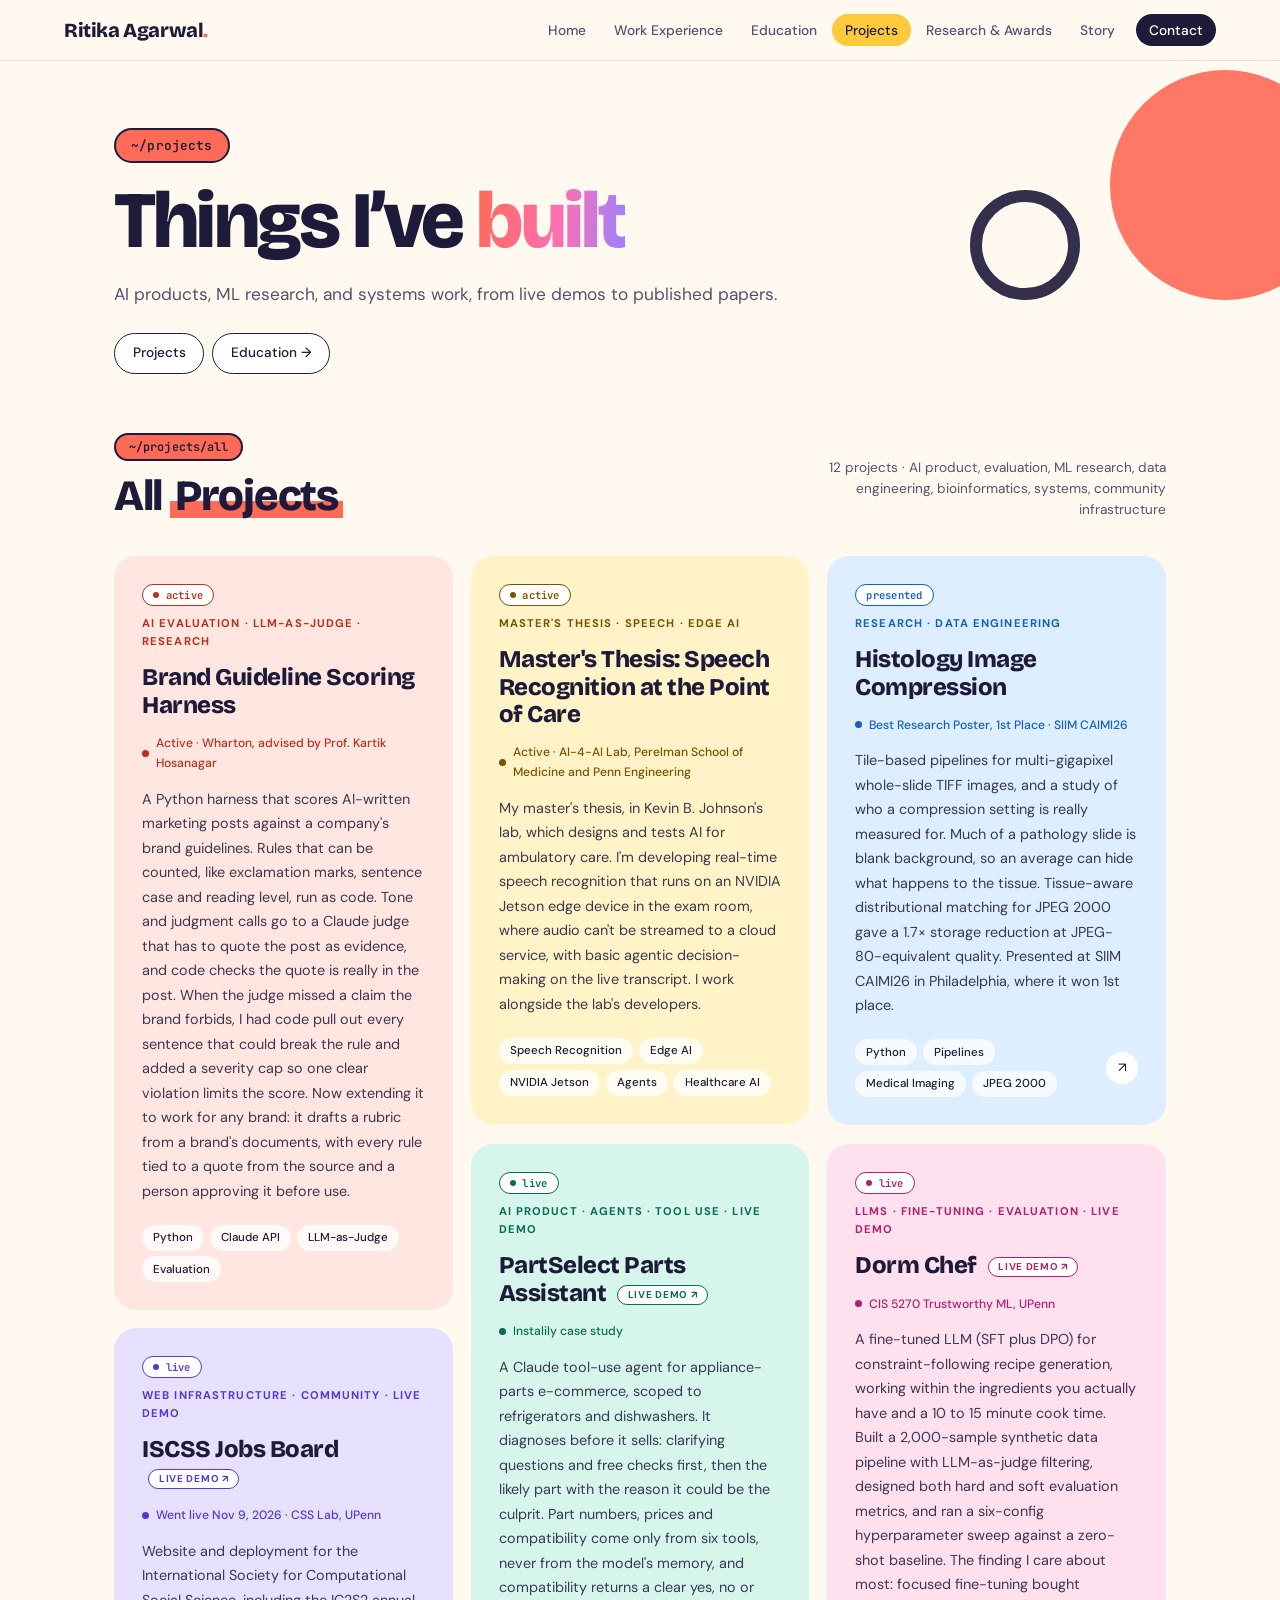
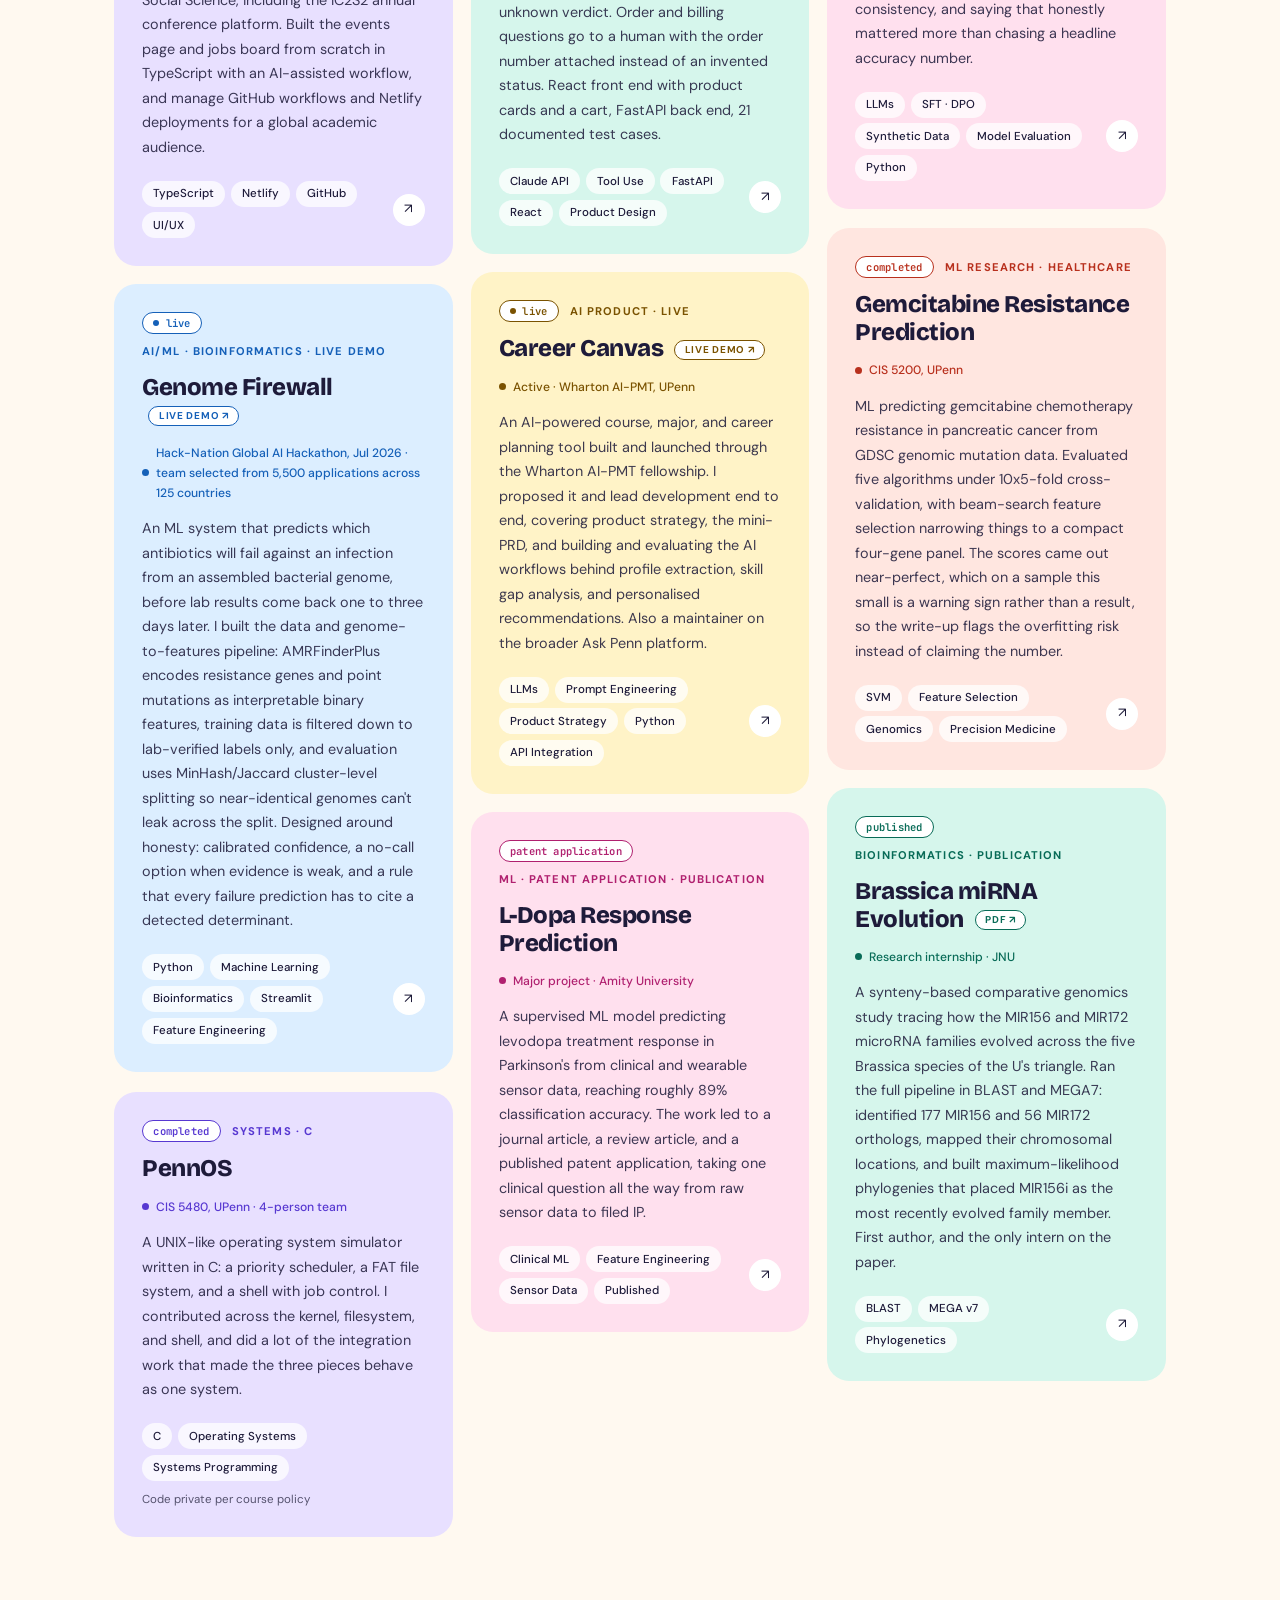
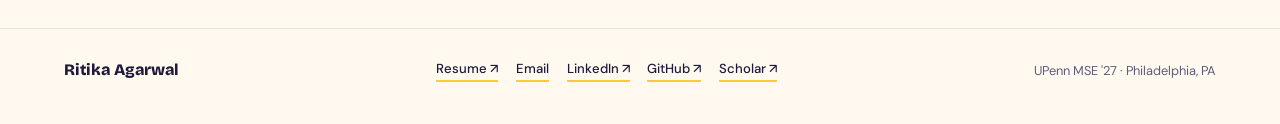
<file: projects.html>
<!DOCTYPE html>
<html lang="en">
<head>
<meta charset="UTF-8">
<meta name="viewport" content="width=device-width, initial-scale=1.0">
<title>Projects · Ritika Agarwal</title>
<meta name="description" content="AI products, ML research, and systems projects, from live demos like Career Canvas and PartSelect to an award-winning pathology compression study.">
<meta property="og:title" content="Projects · Ritika Agarwal">
<meta property="og:description" content="AI products, ML research, and systems projects, from live demos like Career Canvas and PartSelect to an award-winning pathology compression study.">
<meta property="og:url" content="https://riaga1998.github.io/projects.html">
<meta property="og:type" content="website">
<meta property="og:image" content="https://riaga1998.github.io/preview.png">
<meta property="og:image:width" content="1200">
<meta property="og:image:height" content="630">
<meta property="og:image:alt" content="Ritika Agarwal: From data to decisions">
<meta name="twitter:card" content="summary_large_image">
<meta name="twitter:title" content="Projects · Ritika Agarwal">
<meta name="twitter:description" content="AI products, ML research, and systems projects, from live demos like Career Canvas and PartSelect to an award-winning pathology compression study.">
<meta name="twitter:image" content="https://riaga1998.github.io/preview.png">
<link rel="preconnect" href="https://fonts.googleapis.com">
<link rel="preconnect" href="https://fonts.gstatic.com" crossorigin>
<link href="https://fonts.googleapis.com/css2?family=Bricolage+Grotesque:opsz,wght@12..96,500;12..96,700;12..96,800&family=DM+Sans:opsz,wght@9..40,400;9..40,500;9..40,700&family=JetBrains+Mono:wght@500;600&display=swap" rel="stylesheet">
<meta name="theme-color" content="#FFF9F0">
<link rel="stylesheet" href="style.css">
</head>
<body class="pg-projects">

<nav id="main-nav">
  <a class="nav-logo" href="index.html">Ritika Agarwal</a>
  <ul class="nav-links">
    <li><a href="index.html">Home</a></li>
    <li><a href="work.html">Work Experience</a></li>
    <li><a href="education.html">Education</a></li>
    <li><a href="projects.html" class="active" aria-current="page">Projects</a></li>
    <li><a href="research.html">Research &amp; Awards</a></li>
    <li><a href="journey.html">Story</a></li>
    <li><a href="index.html#contact" class="nav-cta">Contact</a></li>
  </ul>
  <button class="nav-burger" id="nav-burger" aria-label="Menu" aria-expanded="false" aria-controls="nav-drawer">
    <span></span><span></span><span></span>
  </button>
</nav>

<div class="nav-drawer" id="nav-drawer">
  <button class="nav-drawer-close" id="nav-drawer-close" aria-label="Close menu">&#x2715;</button>
  <a href="index.html">Home</a>
  <a href="work.html">Work Experience</a>
  <a href="education.html">Education</a>
  <a href="projects.html" class="active" aria-current="page">Projects</a>
  <a href="research.html">Research &amp; Awards</a>
  <a href="journey.html">Story</a>
  <a href="index.html#contact" class="nav-cta">Contact</a>
</div>

<header class="page-hero-wrap">
  <div class="page-hero">
    <div class="page-eyebrow">~/projects</div>
    <h1 class="page-title">Things I’ve <em>built</em></h1>
    <p class="page-sub">AI products, ML research, and systems work, from live demos to published papers.</p>
    <div class="page-jump"><a href="#projects">Projects</a><a href="education.html">Education →</a></div>
  </div>
</header>

<div class="section-block" id="projects">
  <div class="chapter">
    <div class="chapter-left"><span class="path">~/projects/all</span><h2 class="chapter-name">All <em>Projects</em></h2></div>
    <span class="chapter-desc">12 projects · AI product, evaluation, ML research, data engineering, bioinformatics, systems, community infrastructure</span>
  </div>
  <div class="sec">
    <div class="proj-grid reveal">
      <div class="proj-card featured">
        <div class="proj-meta"><span class="chip live">active</span><span class="proj-type">AI Evaluation · LLM-as-Judge · Research</span></div>
        <div class="proj-name">Brand Guideline Scoring Harness</div>
        <div class="proj-status live">Active · Wharton, advised by Prof. Kartik Hosanagar</div>
        <p class="proj-desc">A Python harness that scores AI-written marketing posts against a company's brand guidelines. Rules that can be counted, like exclamation marks, sentence case and reading level, run as code. Tone and judgment calls go to a Claude judge that has to quote the post as evidence, and code checks the quote is really in the post. When the judge missed a claim the brand forbids, I had code pull out every sentence that could break the rule and added a severity cap so one clear violation limits the score. Now extending it to work for any brand: it drafts a rubric from a brand's documents, with every rule tied to a quote from the source and a person approving it before use.</p>
        <div class="proj-foot">
          <div class="proj-tags"><span class="proj-tag">Python</span><span class="proj-tag">Claude API</span><span class="proj-tag">LLM-as-Judge</span><span class="proj-tag">Evaluation</span></div>
        </div>
      </div>

      <div class="proj-card featured">
        <div class="proj-meta"><span class="chip live">active</span><span class="proj-type">Master's Thesis · Speech · Edge AI</span></div>
        <div class="proj-name">Master's Thesis: Speech Recognition at the Point of Care</div>
        <div class="proj-status live">Active · AI-4-AI Lab, Perelman School of Medicine and Penn Engineering</div>
        <p class="proj-desc">My master's thesis, in Kevin B. Johnson's lab, which designs and tests AI for ambulatory care. I'm developing real-time speech recognition that runs on an NVIDIA Jetson edge device in the exam room, where audio can't be streamed to a cloud service, with basic agentic decision-making on the live transcript. I work alongside the lab's developers.</p>
        <!-- TODO(ritika): add model, latency and accuracy results once available -->
        <div class="proj-foot">
          <div class="proj-tags"><span class="proj-tag">Speech Recognition</span><span class="proj-tag">Edge AI</span><span class="proj-tag">NVIDIA Jetson</span><span class="proj-tag">Agents</span><span class="proj-tag">Healthcare AI</span></div>
        </div>
      </div>

      <a class="proj-card featured" href="https://siim.org/organization-governance/siim-caimi/siim-honors-top-research-and-ai-innovation-at-caimi26/" target="_blank" rel="noopener">
        <div class="proj-meta"><span class="chip done">presented</span><span class="proj-type">Research · Data Engineering</span></div>
        <div class="proj-name">Histology Image Compression</div>
        <div class="proj-status live">Best Research Poster, 1st Place · SIIM CAIMI26</div>
        <p class="proj-desc">Tile-based pipelines for multi-gigapixel whole-slide TIFF images, and a study of who a compression setting is really measured for. Much of a pathology slide is blank background, so an average can hide what happens to the tissue. Tissue-aware distributional matching for JPEG 2000 gave a 1.7× storage reduction at JPEG-80-equivalent quality. Presented at SIIM CAIMI26 in Philadelphia, where it won 1st place.</p>
        <div class="proj-foot">
          <div class="proj-tags"><span class="proj-tag">Python</span><span class="proj-tag">Pipelines</span><span class="proj-tag">Medical Imaging</span><span class="proj-tag">JPEG 2000</span></div>
          <span class="proj-arrow">↗</span>
        </div>
      </a>

      <a class="proj-card featured" href="https://partselect-agent-six.vercel.app/" target="_blank" rel="noopener">
        <div class="proj-meta"><span class="chip live">live</span><span class="proj-type">AI Product · Agents · Tool Use · Live Demo</span></div>
        <div class="proj-name">PartSelect Parts Assistant <span class="proj-live">Live Demo ↗</span></div>
        <div class="proj-status">Instalily case study</div>
        <p class="proj-desc">A Claude tool-use agent for appliance-parts e-commerce, scoped to refrigerators and dishwashers. It diagnoses before it sells: clarifying questions and free checks first, then the likely part with the reason it could be the culprit. Part numbers, prices and compatibility come only from six tools, never from the model's memory, and compatibility returns a clear yes, no or unknown verdict. Order and billing questions go to a human with the order number attached instead of an invented status. React front end with product cards and a cart, FastAPI back end, 21 documented test cases.</p>
        <div class="proj-foot">
          <div class="proj-tags"><span class="proj-tag">Claude API</span><span class="proj-tag">Tool Use</span><span class="proj-tag">FastAPI</span><span class="proj-tag">React</span><span class="proj-tag">Product Design</span></div>
          <span class="proj-arrow">↗</span>
        </div>
      </a>

      <a class="proj-card featured" href="https://riaga1998.github.io/dorm-chef/#home" target="_blank" rel="noopener">
        <div class="proj-meta"><span class="chip live">live</span><span class="proj-type">LLMs · Fine-tuning · Evaluation · Live Demo</span></div>
        <div class="proj-name">Dorm Chef <span class="proj-live">Live Demo ↗</span></div>
        <div class="proj-status">CIS 5270 Trustworthy ML, UPenn</div>
        <p class="proj-desc">A fine-tuned LLM (SFT plus DPO) for constraint-following recipe generation, working within the ingredients you actually have and a 10 to 15 minute cook time. Built a 2,000-sample synthetic data pipeline with LLM-as-judge filtering, designed both hard and soft evaluation metrics, and ran a six-config hyperparameter sweep against a zero-shot baseline. The finding I care about most: focused fine-tuning bought consistency, and saying that honestly mattered more than chasing a headline accuracy number.</p>
        <div class="proj-foot">
          <div class="proj-tags"><span class="proj-tag">LLMs</span><span class="proj-tag">SFT · DPO</span><span class="proj-tag">Synthetic Data</span><span class="proj-tag">Model Evaluation</span><span class="proj-tag">Python</span></div>
          <span class="proj-arrow">↗</span>
        </div>
      </a>

      <a class="proj-card featured" href="https://jobs.iscss.org/" target="_blank" rel="noopener">
        <div class="proj-meta"><span class="chip live">live</span><span class="proj-type">Web Infrastructure · Community · Live Demo</span></div>
        <div class="proj-name">ISCSS Jobs Board <span class="proj-live">Live Demo ↗</span></div>
        <div class="proj-status live">Went live Nov 9, 2026 · CSS Lab, UPenn</div>
        <p class="proj-desc">Website and deployment for the International Society for Computational Social Science, including the IC2S2 annual conference platform. Built the events page and jobs board from scratch in TypeScript with an AI-assisted workflow, and manage GitHub workflows and Netlify deployments for a global academic audience.</p>
        <div class="proj-foot">
          <div class="proj-tags"><span class="proj-tag">TypeScript</span><span class="proj-tag">Netlify</span><span class="proj-tag">GitHub</span><span class="proj-tag">UI/UX</span></div>
          <span class="proj-arrow">↗</span>
        </div>
      </a>

      <a class="proj-card" href="https://github.com/Riaga1998/Gemz" target="_blank" rel="noopener">
        <div class="proj-meta"><span class="chip done">completed</span><span class="proj-type">ML Research · Healthcare</span></div>
        <div class="proj-name">Gemcitabine Resistance Prediction</div>
        <div class="proj-status">CIS 5200, UPenn</div>
        <p class="proj-desc">ML predicting gemcitabine chemotherapy resistance in pancreatic cancer from GDSC genomic mutation data. Evaluated five algorithms under 10x5-fold cross-validation, with beam-search feature selection narrowing things to a compact four-gene panel. The scores came out near-perfect, which on a sample this small is a warning sign rather than a result, so the write-up flags the overfitting risk instead of claiming the number.</p>
        <div class="proj-foot">
          <div class="proj-tags"><span class="proj-tag">SVM</span><span class="proj-tag">Feature Selection</span><span class="proj-tag">Genomics</span><span class="proj-tag">Precision Medicine</span></div>
          <span class="proj-arrow">↗</span>
        </div>
      </a>

      <a class="proj-card featured" href="https://penntools.org/tools/career-canvas" target="_blank" rel="noopener">
        <div class="proj-meta"><span class="chip live">live</span><span class="proj-type">AI Product · Live</span></div>
        <div class="proj-name">Career Canvas <span class="proj-live">Live Demo ↗</span></div>
        <div class="proj-status live">Active · Wharton AI-PMT, UPenn</div>
        <p class="proj-desc">An AI-powered course, major, and career planning tool built and launched through the Wharton AI-PMT fellowship. I proposed it and lead development end to end, covering product strategy, the mini-PRD, and building and evaluating the AI workflows behind profile extraction, skill gap analysis, and personalised recommendations. Also a maintainer on the broader Ask Penn platform.</p>
        <div class="proj-foot">
          <div class="proj-tags"><span class="proj-tag">LLMs</span><span class="proj-tag">Prompt Engineering</span><span class="proj-tag">Product Strategy</span><span class="proj-tag">Python</span><span class="proj-tag">API Integration</span></div>
          <span class="proj-arrow">↗</span>
        </div>
      </a>

      <a class="proj-card featured" href="https://genomefirewall-fn6vvubbx9k2lkn6guvdsr.streamlit.app/" target="_blank" rel="noopener">
        <div class="proj-meta"><span class="chip live">live</span><span class="proj-type">AI/ML · Bioinformatics · Live Demo</span></div>
        <div class="proj-name">Genome Firewall <span class="proj-live">Live Demo ↗</span></div>
        <div class="proj-status">Hack-Nation Global AI Hackathon, Jul 2026 · team selected from 5,500 applications across 125 countries</div>
        <p class="proj-desc">An ML system that predicts which antibiotics will fail against an infection from an assembled bacterial genome, before lab results come back one to three days later. I built the data and genome-to-features pipeline: AMRFinderPlus encodes resistance genes and point mutations as interpretable binary features, training data is filtered down to lab-verified labels only, and evaluation uses MinHash/Jaccard cluster-level splitting so near-identical genomes can't leak across the split. Designed around honesty: calibrated confidence, a no-call option when evidence is weak, and a rule that every failure prediction has to cite a detected determinant.</p>
        <div class="proj-foot">
          <div class="proj-tags"><span class="proj-tag">Python</span><span class="proj-tag">Machine Learning</span><span class="proj-tag">Bioinformatics</span><span class="proj-tag">Streamlit</span><span class="proj-tag">Feature Engineering</span></div>
          <span class="proj-arrow">↗</span>
        </div>
      </a>

      <a class="proj-card wide" href="papers/brassica-mir156-mir172.pdf" target="_blank" rel="noopener">
        <div class="proj-wide-meta">
          <div class="proj-meta"><span class="chip done">published</span><span class="proj-type">Bioinformatics · Publication</span></div>
          <div class="proj-name">Brassica miRNA Evolution <span class="proj-live">PDF ↗</span></div>
          <div class="proj-status">Research internship · JNU</div>
        </div>
        <div class="proj-wide-body">
          <p class="proj-desc">A synteny-based comparative genomics study tracing how the MIR156 and MIR172 microRNA families evolved across the five Brassica species of the U's triangle. Ran the full pipeline in BLAST and MEGA7: identified 177 MIR156 and 56 MIR172 orthologs, mapped their chromosomal locations, and built maximum-likelihood phylogenies that placed MIR156i as the most recently evolved family member. First author, and the only intern on the paper.</p>
          <div class="proj-foot">
            <div class="proj-tags"><span class="proj-tag">BLAST</span><span class="proj-tag">MEGA v7</span><span class="proj-tag">Phylogenetics</span></div>
            <span class="proj-arrow">↗</span>
          </div>
        </div>
      </a>

      <a class="proj-card" href="https://www.tandfonline.com/doi/full/10.1080/08839514.2021.1975881" target="_blank" rel="noopener">
        <div class="proj-meta"><span class="chip done">patent application</span><span class="proj-type">ML · Patent Application · Publication</span></div>
        <div class="proj-name">L-Dopa Response Prediction</div>
        <div class="proj-status">Major project · Amity University</div>
        <p class="proj-desc">A supervised ML model predicting levodopa treatment response in Parkinson's from clinical and wearable sensor data, reaching roughly 89% classification accuracy. The work led to a journal article, a review article, and a published patent application, taking one clinical question all the way from raw sensor data to filed IP.</p>
        <div class="proj-foot">
          <div class="proj-tags"><span class="proj-tag">Clinical ML</span><span class="proj-tag">Feature Engineering</span><span class="proj-tag">Sensor Data</span><span class="proj-tag">Published</span></div>
          <span class="proj-arrow">↗</span>
        </div>
      </a>

      <div class="proj-card">
        <div class="proj-meta"><span class="chip done">completed</span><span class="proj-type">Systems · C</span></div>
        <div class="proj-name">PennOS</div>
        <div class="proj-status">CIS 5480, UPenn · 4-person team</div>
        <p class="proj-desc">A UNIX-like operating system simulator written in C: a priority scheduler, a FAT file system, and a shell with job control. I contributed across the kernel, filesystem, and shell, and did a lot of the integration work that made the three pieces behave as one system.</p>
        <div class="proj-foot">
          <div class="proj-tags"><span class="proj-tag">C</span><span class="proj-tag">Operating Systems</span><span class="proj-tag">Systems Programming</span></div>
          <span class="proj-note">Code private per course policy</span>
        </div>
      </div>
    </div>
  </div>
</div>

<footer>
  <span class="footer-name">Ritika Agarwal</span>
  <span class="footer-links">
    <a href="Ritika_Agarwal_Resume.pdf" target="_blank" rel="noopener">Resume ↗</a>
    <a href="&#109;&#97;&#105;&#108;&#116;&#111;&#58;&#114;&#105;&#116;&#105;&#107;&#97;&#46;&#97;&#103;&#97;&#49;&#57;&#57;&#56;&#64;&#103;&#109;&#97;&#105;&#108;&#46;&#99;&#111;&#109;">Email</a>
    <a href="https://www.linkedin.com/in/ritikaagarwal1998" target="_blank" rel="noopener">LinkedIn ↗</a>
    <a href="https://github.com/Riaga1998" target="_blank" rel="noopener">GitHub ↗</a>
    <a href="https://scholar.google.com/citations?user=a_FAQb8AAAAJ&amp;hl=en" target="_blank" rel="noopener">Scholar ↗</a>
  </span>
  <span class="footer-note">UPenn MSE '27 · Philadelphia, PA</span>
</footer>

<script src="site.js"></script>
</body>
</html>
</file>
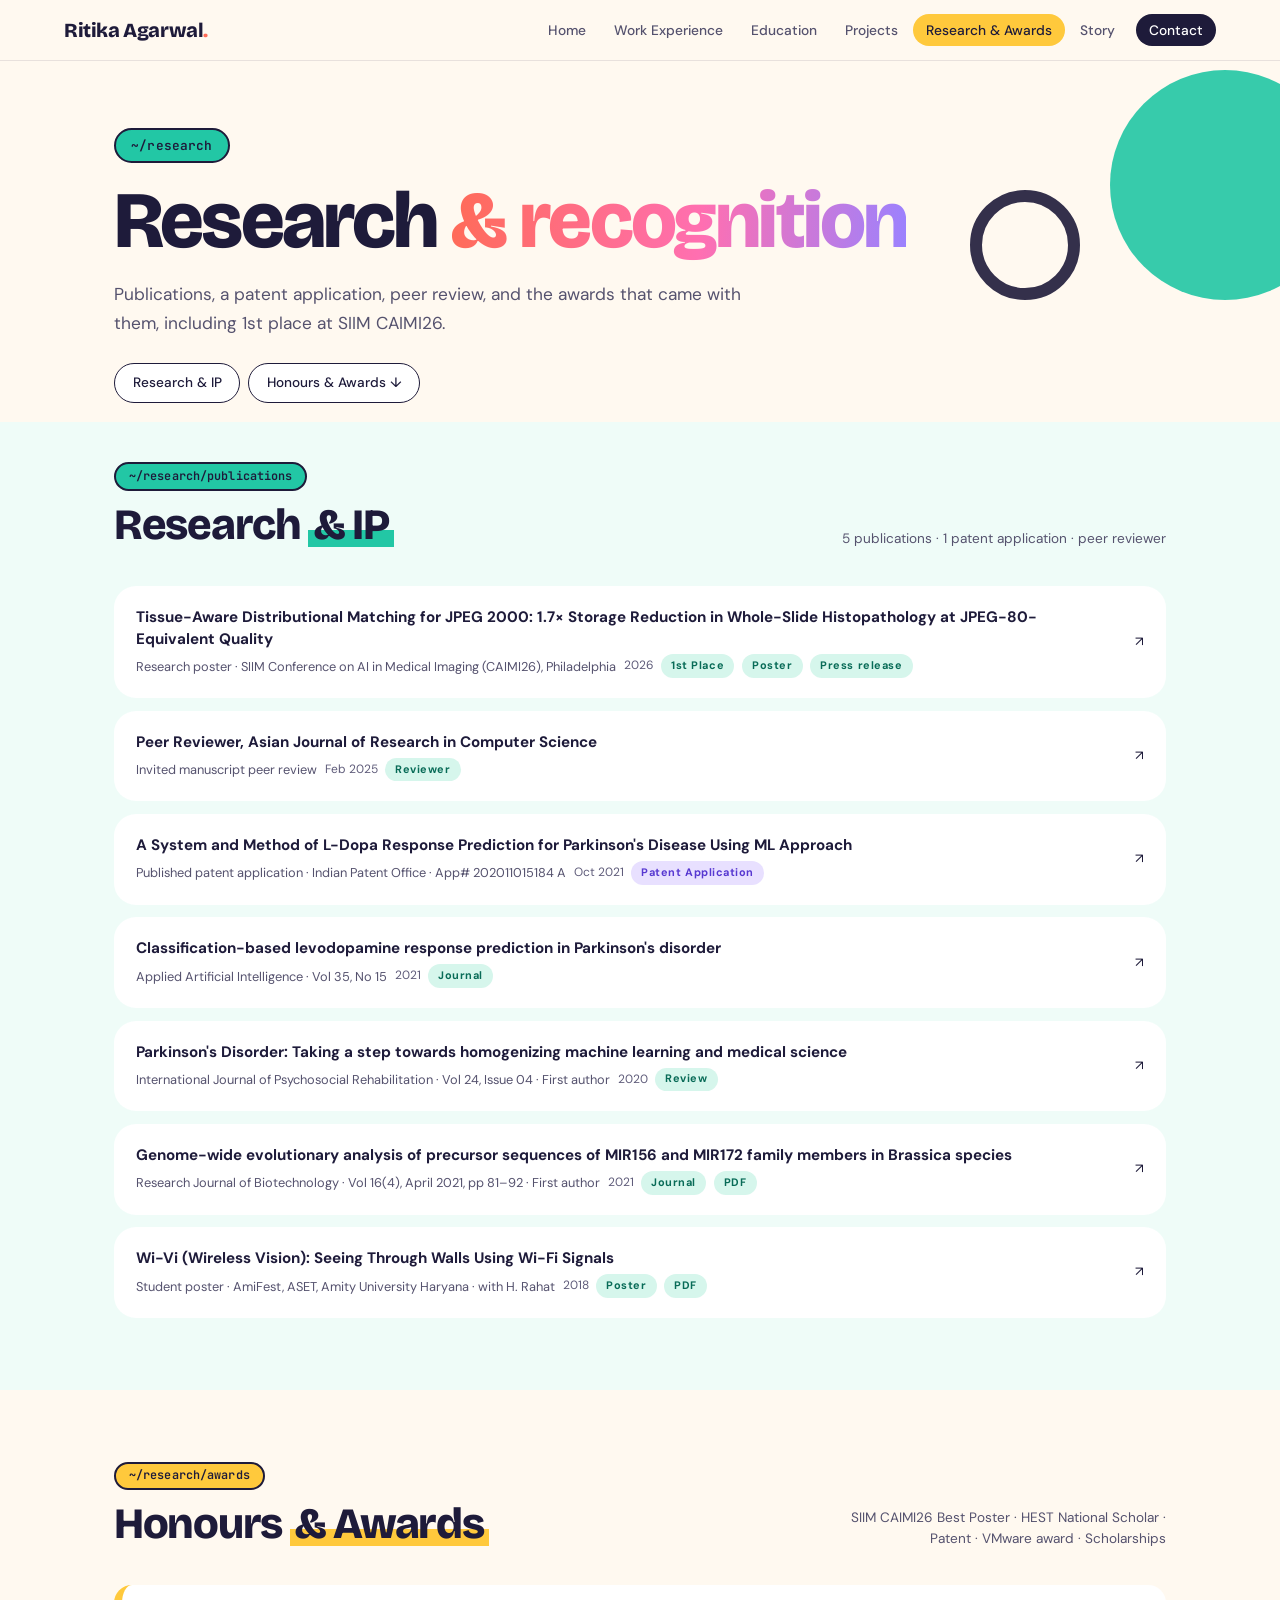
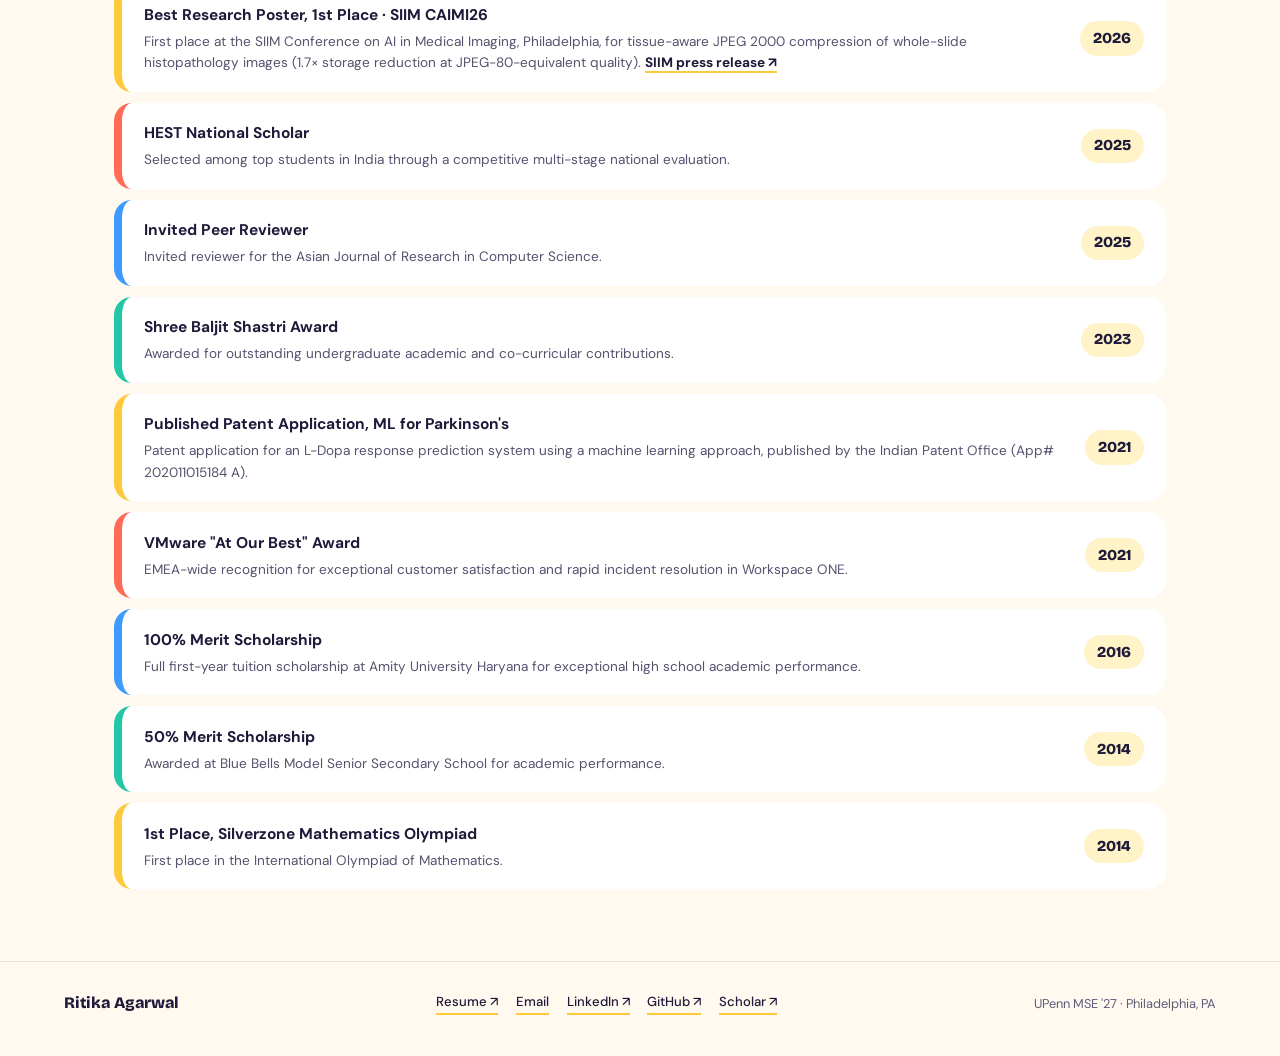
<file: research.html>
<!DOCTYPE html>
<html lang="en">
<head>
<meta charset="UTF-8">
<meta name="viewport" content="width=device-width, initial-scale=1.0">
<title>Research and Awards · Ritika Agarwal</title>
<meta name="description" content="Publications, a patent application, peer review, and awards, including 1st place for Best Research Poster at SIIM CAIMI26.">
<meta property="og:title" content="Research and Awards · Ritika Agarwal">
<meta property="og:description" content="Publications, a patent application, peer review, and awards, including 1st place for Best Research Poster at SIIM CAIMI26.">
<meta property="og:url" content="https://riaga1998.github.io/research.html">
<meta property="og:type" content="website">
<meta property="og:image" content="https://riaga1998.github.io/preview.png">
<meta property="og:image:width" content="1200">
<meta property="og:image:height" content="630">
<meta property="og:image:alt" content="Ritika Agarwal: From data to decisions">
<meta name="twitter:card" content="summary_large_image">
<meta name="twitter:title" content="Research and Awards · Ritika Agarwal">
<meta name="twitter:description" content="Publications, a patent application, peer review, and awards, including 1st place for Best Research Poster at SIIM CAIMI26.">
<meta name="twitter:image" content="https://riaga1998.github.io/preview.png">
<link rel="preconnect" href="https://fonts.googleapis.com">
<link rel="preconnect" href="https://fonts.gstatic.com" crossorigin>
<link href="https://fonts.googleapis.com/css2?family=Bricolage+Grotesque:opsz,wght@12..96,500;12..96,700;12..96,800&family=DM+Sans:opsz,wght@9..40,400;9..40,500;9..40,700&family=JetBrains+Mono:wght@500;600&display=swap" rel="stylesheet">
<meta name="theme-color" content="#FFF9F0">
<link rel="stylesheet" href="style.css">
</head>
<body class="pg-research">

<nav id="main-nav">
  <a class="nav-logo" href="index.html">Ritika Agarwal</a>
  <ul class="nav-links">
    <li><a href="index.html">Home</a></li>
    <li><a href="work.html">Work Experience</a></li>
    <li><a href="education.html">Education</a></li>
    <li><a href="projects.html">Projects</a></li>
    <li><a href="research.html" class="active" aria-current="page">Research &amp; Awards</a></li>
    <li><a href="journey.html">Story</a></li>
    <li><a href="index.html#contact" class="nav-cta">Contact</a></li>
  </ul>
  <button class="nav-burger" id="nav-burger" aria-label="Menu" aria-expanded="false" aria-controls="nav-drawer">
    <span></span><span></span><span></span>
  </button>
</nav>

<div class="nav-drawer" id="nav-drawer">
  <button class="nav-drawer-close" id="nav-drawer-close" aria-label="Close menu">&#x2715;</button>
  <a href="index.html">Home</a>
  <a href="work.html">Work Experience</a>
  <a href="education.html">Education</a>
  <a href="projects.html">Projects</a>
  <a href="research.html" class="active" aria-current="page">Research &amp; Awards</a>
  <a href="journey.html">Story</a>
  <a href="index.html#contact" class="nav-cta">Contact</a>
</div>

<header class="page-hero-wrap">
  <div class="page-hero">
    <div class="page-eyebrow">~/research</div>
    <h1 class="page-title">Research <em>&amp; recognition</em></h1>
    <p class="page-sub">Publications, a patent application, peer review, and the awards that came with them, including 1st place at SIIM CAIMI26.</p>
    <div class="page-jump"><a href="#research">Research &amp; IP</a><a href="#awards">Honours &amp; Awards ↓</a></div>
  </div>
</header>

<div class="section-block" id="research">
  <div class="chapter">
    <div class="chapter-left"><span class="path">~/research/publications</span><h2 class="chapter-name">Research <em>&amp; IP</em></h2></div>
    <span class="chapter-desc">5 publications · 1 patent application · peer reviewer</span>
  </div>
  <div class="sec">
    <div class="pub-list reveal">
      <a class="pub-row" href="https://siim.org/organization-governance/siim-caimi/siim-honors-top-research-and-ai-innovation-at-caimi26/" target="_blank" rel="noopener">
        <div class="pub-body">
          <div class="pub-title">Tissue-Aware Distributional Matching for JPEG 2000: 1.7× Storage Reduction in Whole-Slide Histopathology at JPEG-80-Equivalent Quality</div>
          <div class="pub-meta">Research poster · SIIM Conference on AI in Medical Imaging (CAIMI26), Philadelphia <span class="pub-year">2026</span> <span class="pub-badge">1st Place</span> <span class="pub-badge">Poster</span> <span class="pub-badge">Press release</span></div>
        </div>
        <div class="pub-ext">↗</div>
      </a>
      <a class="pub-row" href="https://www.journalajrcos.com" target="_blank" rel="noopener">
        <div class="pub-body">
          <div class="pub-title">Peer Reviewer, Asian Journal of Research in Computer Science</div>
          <div class="pub-meta">Invited manuscript peer review <span class="pub-year">Feb 2025</span> <span class="pub-badge">Reviewer</span></div>
        </div>
        <div class="pub-ext">↗</div>
      </a>
      <a class="pub-row" href="https://scholar.google.com/citations?user=a_FAQb8AAAAJ&hl=en" target="_blank" rel="noopener">
        <div class="pub-body">
          <div class="pub-title">A System and Method of L-Dopa Response Prediction for Parkinson's Disease Using ML Approach</div>
          <div class="pub-meta">Published patent application · Indian Patent Office · App# 202011015184 A <span class="pub-year">Oct 2021</span> <span class="pub-badge pat">Patent Application</span></div>
        </div>
        <div class="pub-ext">↗</div>
      </a>
      <a class="pub-row" href="https://www.tandfonline.com/doi/full/10.1080/08839514.2021.1975881" target="_blank" rel="noopener">
        <div class="pub-body">
          <div class="pub-title">Classification-based levodopamine response prediction in Parkinson's disorder</div>
          <div class="pub-meta">Applied Artificial Intelligence · Vol 35, No 15 <span class="pub-year">2021</span> <span class="pub-badge">Journal</span></div>
        </div>
        <div class="pub-ext">↗</div>
      </a>
      <a class="pub-row" href="https://www.psychosocial.com/index.php/ijpr/article/view/5658" target="_blank" rel="noopener">
        <div class="pub-body">
          <div class="pub-title">Parkinson's Disorder: Taking a step towards homogenizing machine learning and medical science</div>
          <div class="pub-meta">International Journal of Psychosocial Rehabilitation · Vol 24, Issue 04 · First author <span class="pub-year">2020</span> <span class="pub-badge">Review</span></div>
        </div>
        <div class="pub-ext">↗</div>
      </a>
      <a class="pub-row" href="papers/brassica-mir156-mir172.pdf" target="_blank" rel="noopener">
        <div class="pub-body">
          <div class="pub-title">Genome-wide evolutionary analysis of precursor sequences of MIR156 and MIR172 family members in Brassica species</div>
          <div class="pub-meta">Research Journal of Biotechnology · Vol 16(4), April 2021, pp 81&ndash;92 · First author <span class="pub-year">2021</span> <span class="pub-badge">Journal</span> <span class="pub-badge">PDF</span></div>
        </div>
        <div class="pub-ext">↗</div>
      </a>
      <a class="pub-row" href="papers/wi-vi-poster.pdf" target="_blank" rel="noopener">
        <div class="pub-body">
          <div class="pub-title">Wi-Vi (Wireless Vision): Seeing Through Walls Using Wi-Fi Signals</div>
          <div class="pub-meta">Student poster · AmiFest, ASET, Amity University Haryana · with H. Rahat <span class="pub-year">2018</span> <span class="pub-badge">Poster</span> <span class="pub-badge">PDF</span></div>
        </div>
        <div class="pub-ext">↗</div>
      </a>
    </div>
  </div>
</div>

<div class="section-block" id="awards">
  <div class="chapter">
    <div class="chapter-left"><span class="path">~/research/awards</span><h2 class="chapter-name">Honours <em>&amp; Awards</em></h2></div>
    <span class="chapter-desc">SIIM CAIMI26 Best Poster · HEST National Scholar · Patent · VMware award · Scholarships</span>
  </div>
  <div class="sec">
    <div class="awards-list reveal">
      <div class="award-row">
        <div><div class="award-name">Best Research Poster, 1st Place · SIIM CAIMI26</div><div class="award-desc">First place at the SIIM Conference on AI in Medical Imaging, Philadelphia, for tissue-aware JPEG 2000 compression of whole-slide histopathology images (1.7× storage reduction at JPEG-80-equivalent quality). <a class="inline-link" href="https://siim.org/organization-governance/siim-caimi/siim-honors-top-research-and-ai-innovation-at-caimi26/" target="_blank" rel="noopener">SIIM press release ↗</a></div></div>
        <div class="award-year">2026</div>
      </div>
      <div class="award-row">
        <div><div class="award-name">HEST National Scholar</div><div class="award-desc">Selected among top students in India through a competitive multi-stage national evaluation.</div></div>
        <div class="award-year">2025</div>
      </div>
      <div class="award-row">
        <div><div class="award-name">Invited Peer Reviewer</div><div class="award-desc">Invited reviewer for the Asian Journal of Research in Computer Science.</div></div>
        <div class="award-year">2025</div>
      </div>
      <div class="award-row">
        <div><div class="award-name">Shree Baljit Shastri Award</div><div class="award-desc">Awarded for outstanding undergraduate academic and co-curricular contributions.</div></div>
        <div class="award-year">2023</div>
      </div>
      <div class="award-row">
        <div><div class="award-name">Published Patent Application, ML for Parkinson's</div><div class="award-desc">Patent application for an L-Dopa response prediction system using a machine learning approach, published by the Indian Patent Office (App# 202011015184 A).</div></div>
        <div class="award-year">2021</div>
      </div>
      <div class="award-row">
        <div><div class="award-name">VMware "At Our Best" Award</div><div class="award-desc">EMEA-wide recognition for exceptional customer satisfaction and rapid incident resolution in Workspace ONE.</div></div>
        <div class="award-year">2021</div>
      </div>
      <div class="award-row">
        <div><div class="award-name">100% Merit Scholarship</div><div class="award-desc">Full first-year tuition scholarship at Amity University Haryana for exceptional high school academic performance.</div></div>
        <div class="award-year">2016</div>
      </div>
      <div class="award-row">
        <div><div class="award-name">50% Merit Scholarship</div><div class="award-desc">Awarded at Blue Bells Model Senior Secondary School for academic performance.</div></div>
        <div class="award-year">2014</div>
      </div>
      <div class="award-row">
        <div><div class="award-name">1st Place, Silverzone Mathematics Olympiad</div><div class="award-desc">First place in the International Olympiad of Mathematics.</div></div>
        <div class="award-year">2014</div>
      </div>
    </div>
  </div>
</div>

<footer>
  <span class="footer-name">Ritika Agarwal</span>
  <span class="footer-links">
    <a href="Ritika_Agarwal_Resume.pdf" target="_blank" rel="noopener">Resume ↗</a>
    <a href="&#109;&#97;&#105;&#108;&#116;&#111;&#58;&#114;&#105;&#116;&#105;&#107;&#97;&#46;&#97;&#103;&#97;&#49;&#57;&#57;&#56;&#64;&#103;&#109;&#97;&#105;&#108;&#46;&#99;&#111;&#109;">Email</a>
    <a href="https://www.linkedin.com/in/ritikaagarwal1998" target="_blank" rel="noopener">LinkedIn ↗</a>
    <a href="https://github.com/Riaga1998" target="_blank" rel="noopener">GitHub ↗</a>
    <a href="https://scholar.google.com/citations?user=a_FAQb8AAAAJ&amp;hl=en" target="_blank" rel="noopener">Scholar ↗</a>
  </span>
  <span class="footer-note">UPenn MSE '27 · Philadelphia, PA</span>
</footer>

<script src="site.js"></script>
</body>
</html>
</file>
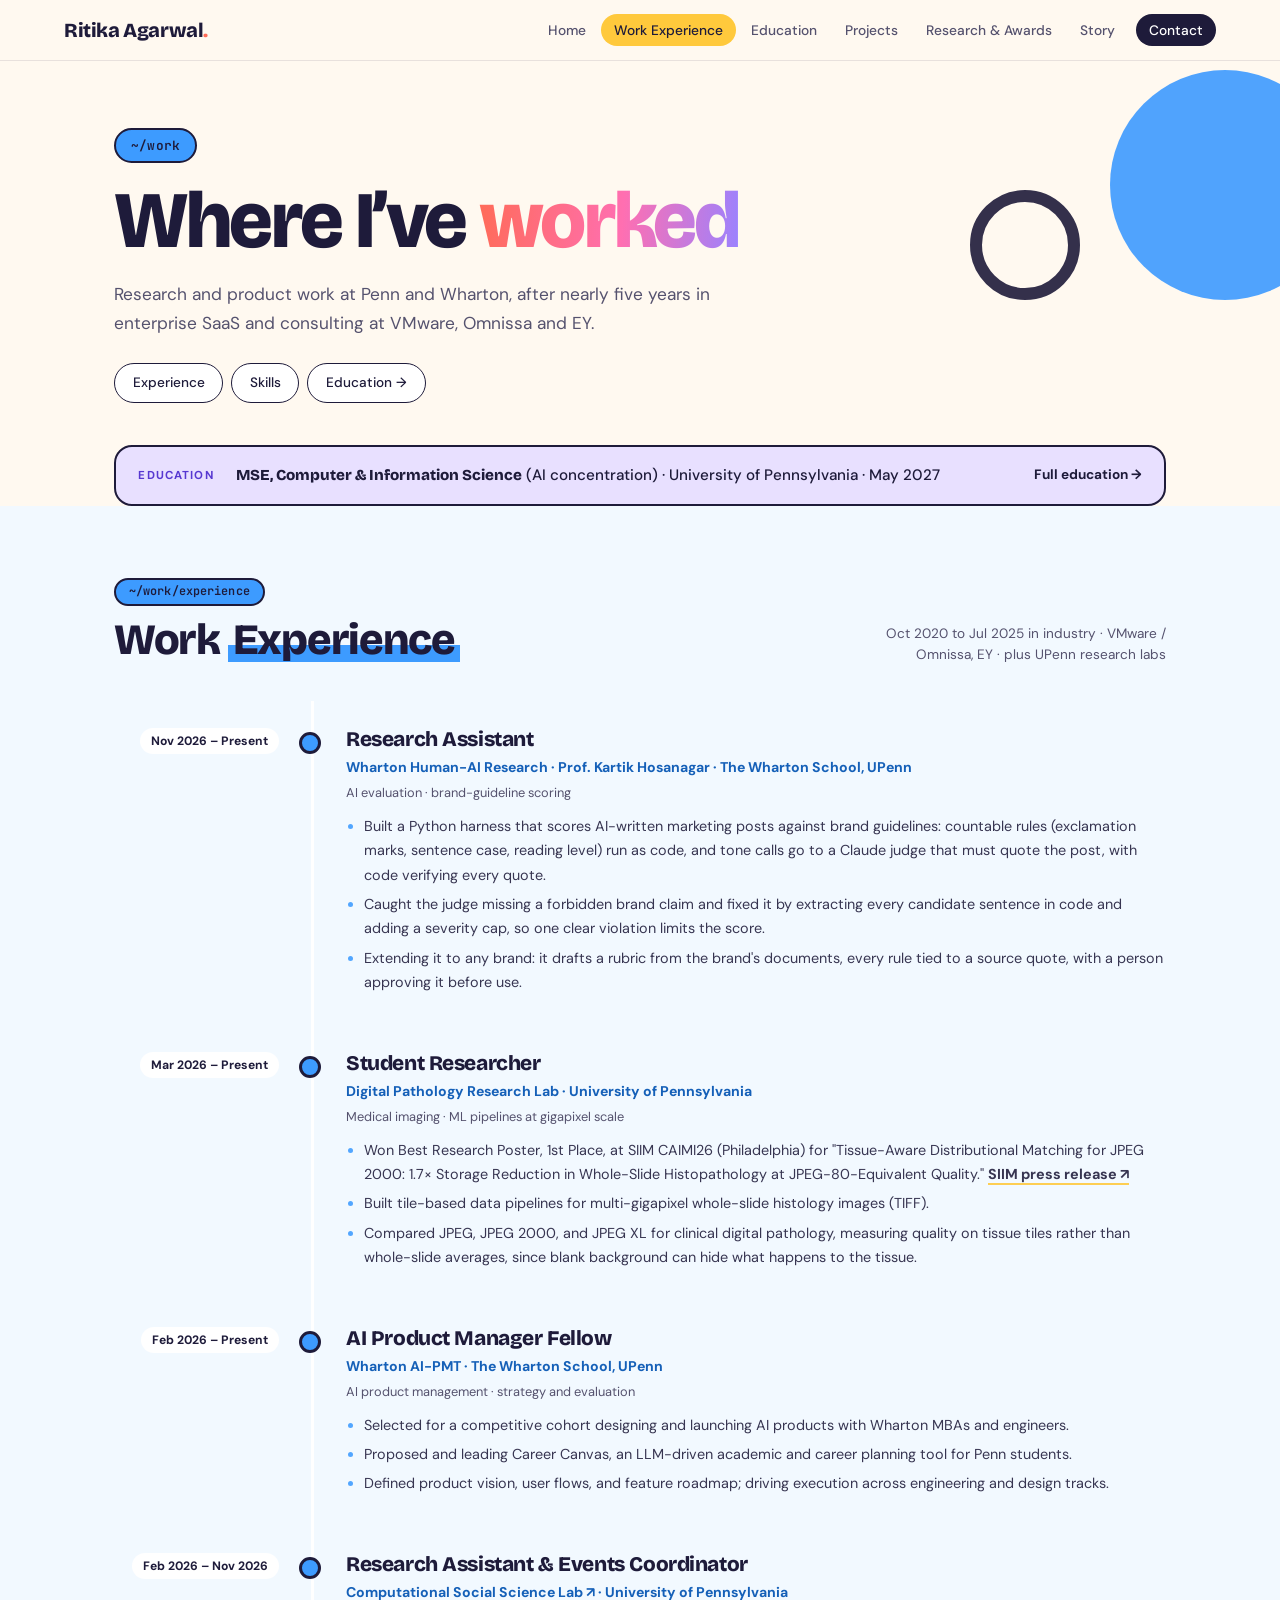
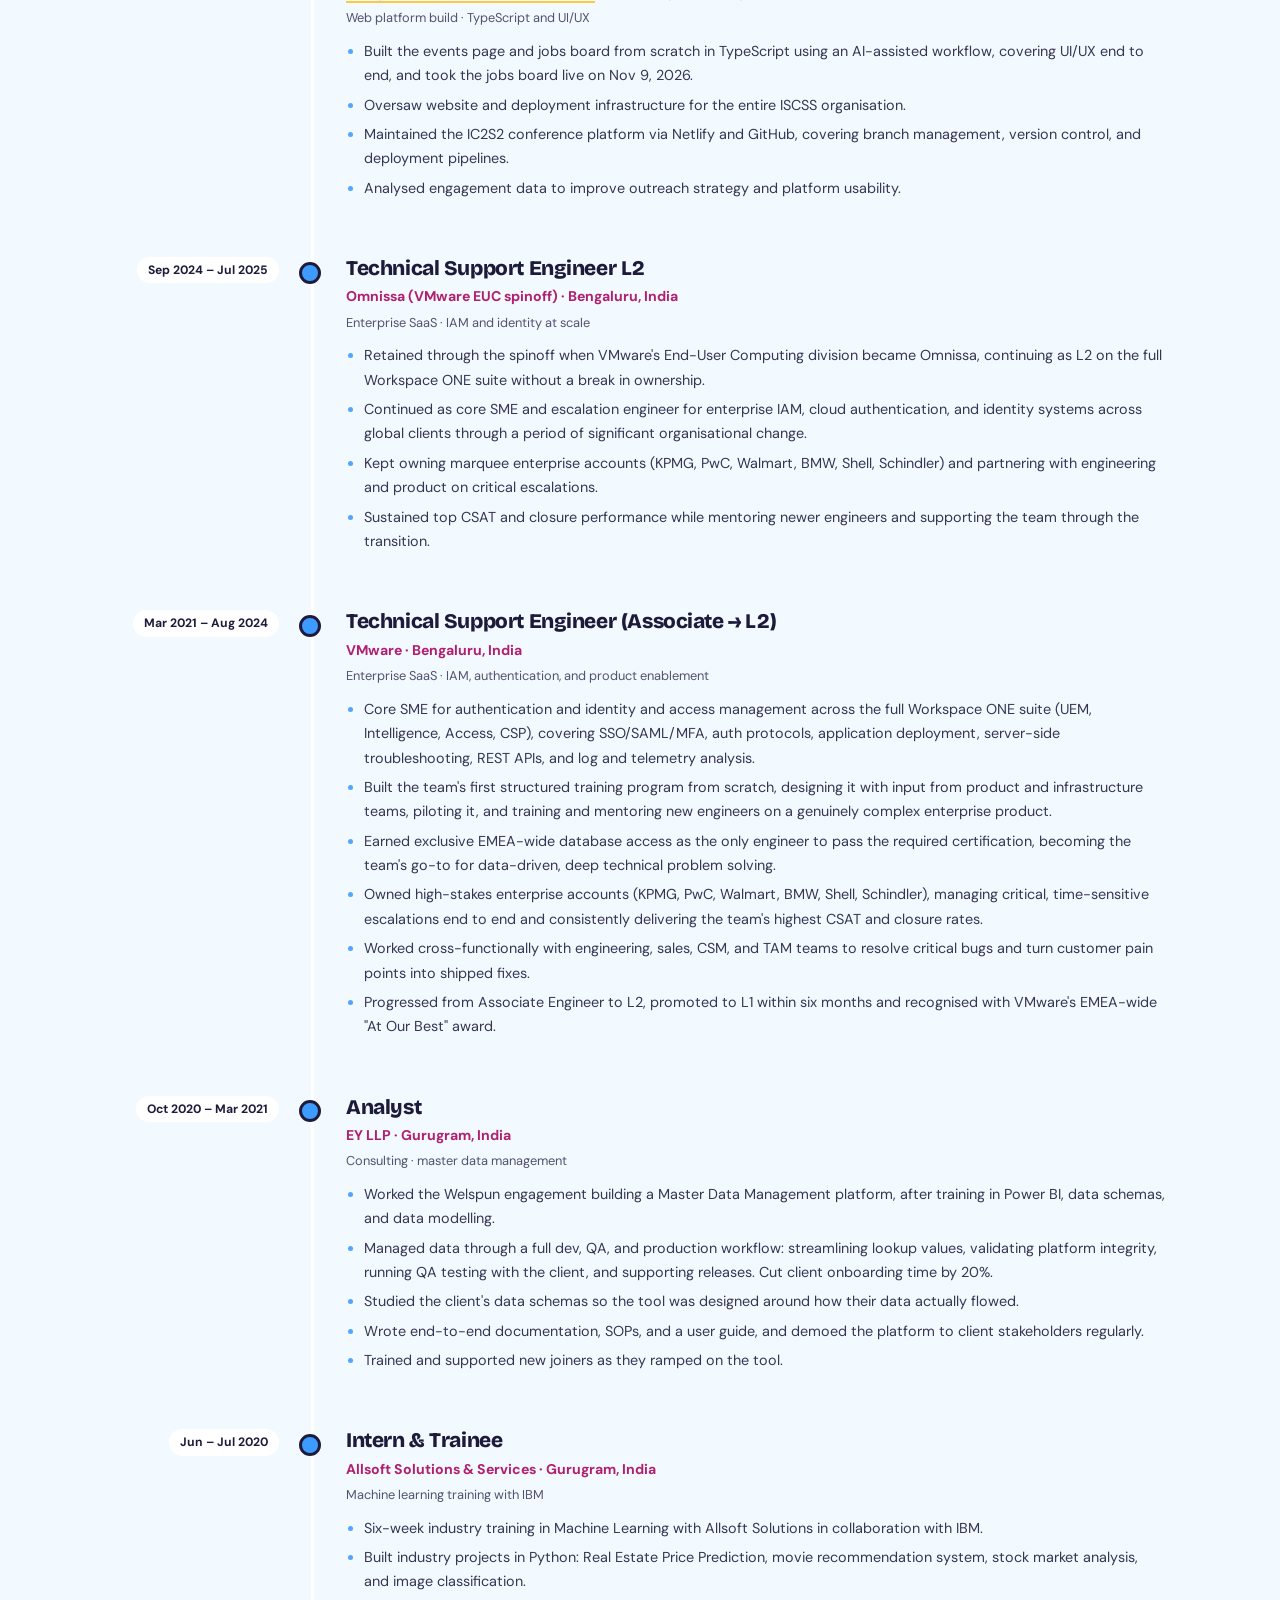
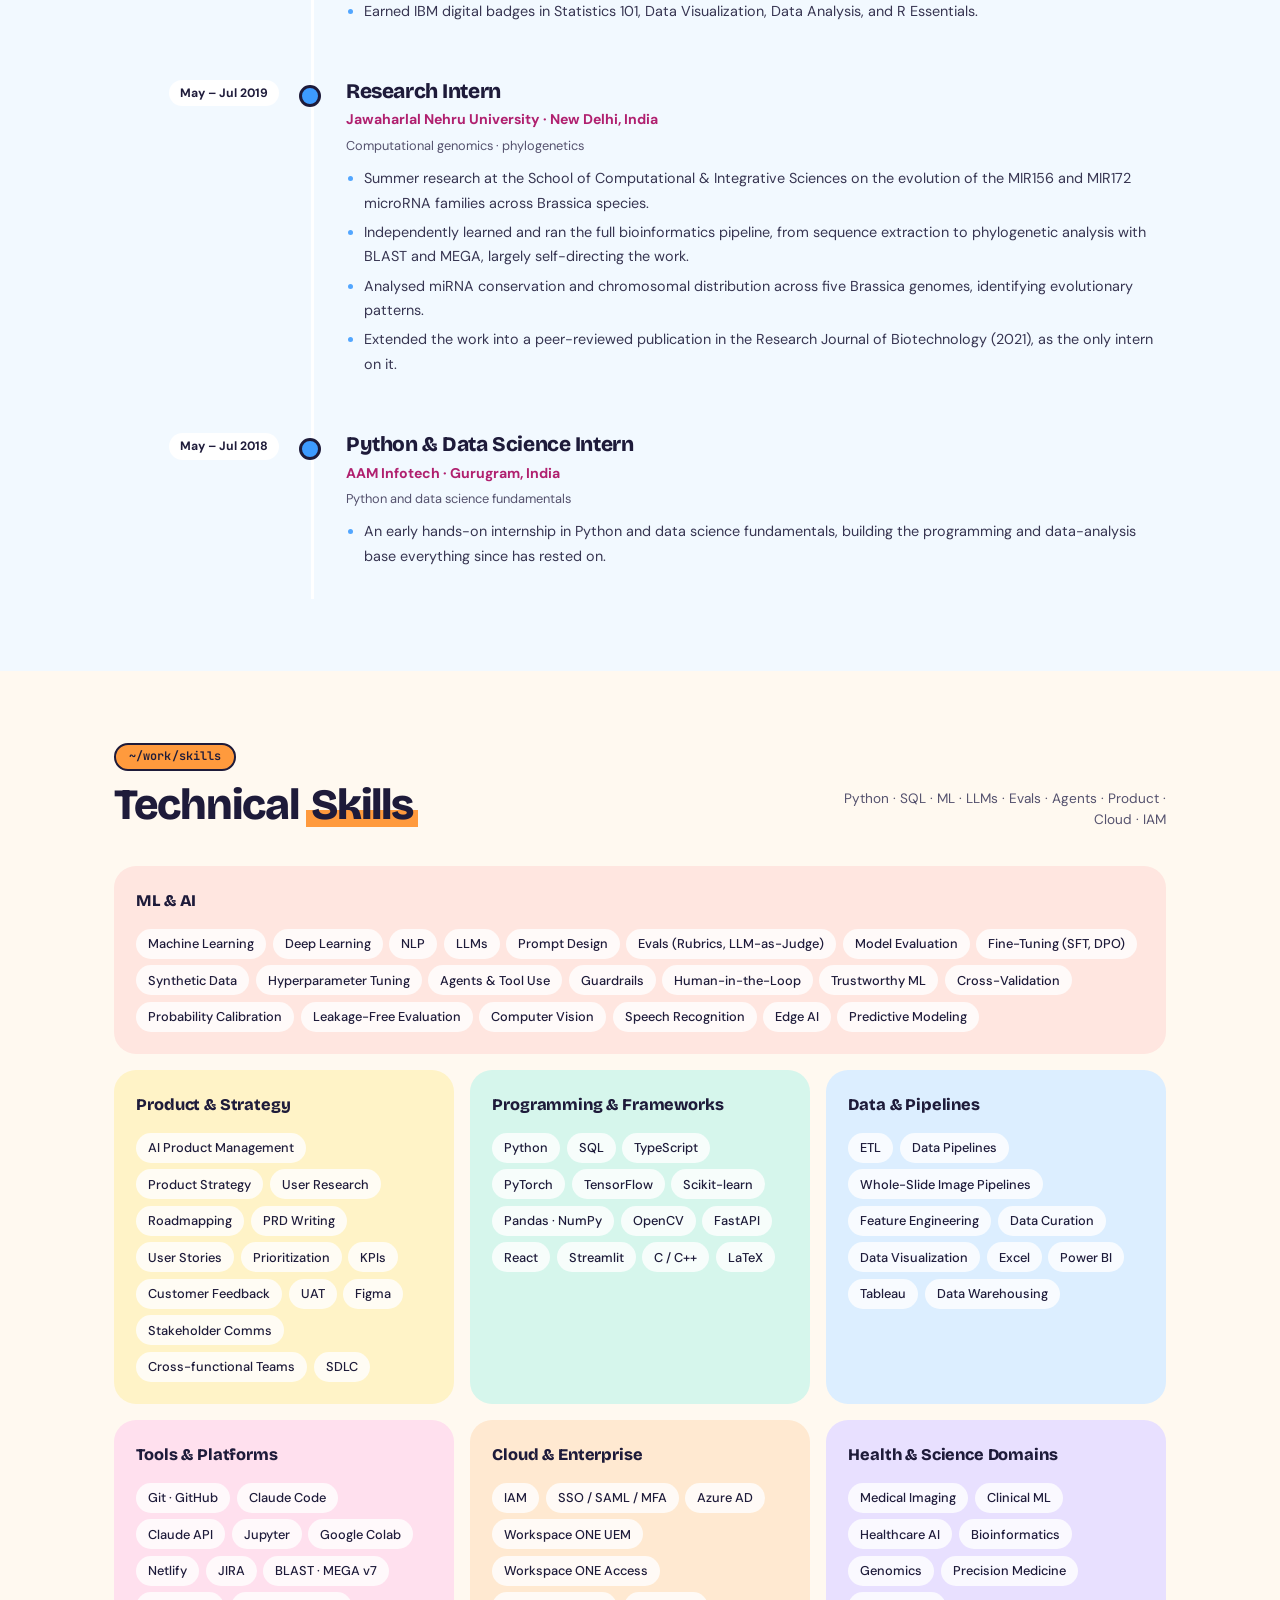
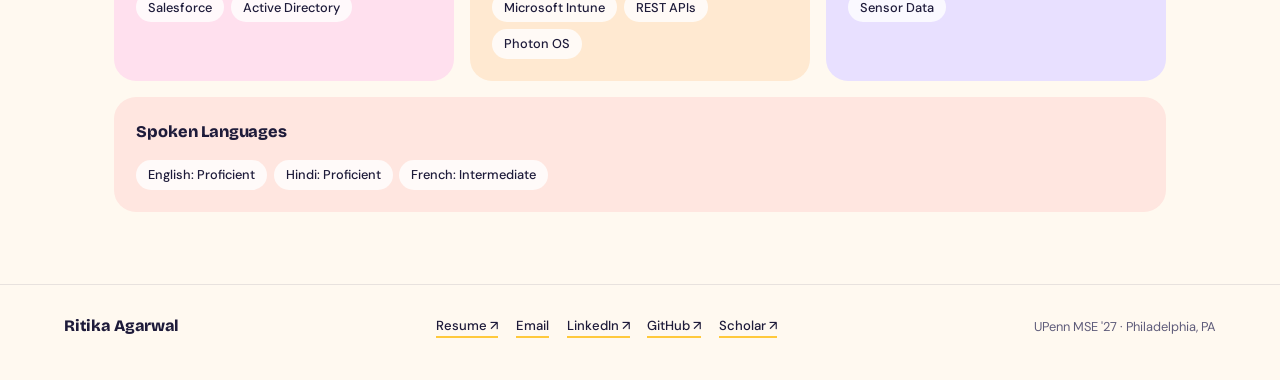
<file: work.html>
<!DOCTYPE html>
<html lang="en">
<head>
<meta charset="UTF-8">
<meta name="viewport" content="width=device-width, initial-scale=1.0">
<title>Work Experience and Skills · Ritika Agarwal</title>
<meta name="description" content="Experience and skills: research assistant at Wharton and Penn labs, AI Product Manager Fellow, and nearly five years at VMware, Omnissa and EY.">
<meta property="og:title" content="Work Experience and Skills · Ritika Agarwal">
<meta property="og:description" content="Experience and skills: research assistant at Wharton and Penn labs, AI Product Manager Fellow, and nearly five years at VMware, Omnissa and EY.">
<meta property="og:url" content="https://riaga1998.github.io/work.html">
<meta property="og:type" content="website">
<meta property="og:image" content="https://riaga1998.github.io/preview.png">
<meta property="og:image:width" content="1200">
<meta property="og:image:height" content="630">
<meta property="og:image:alt" content="Ritika Agarwal: From data to decisions">
<meta name="twitter:card" content="summary_large_image">
<meta name="twitter:title" content="Work Experience and Skills · Ritika Agarwal">
<meta name="twitter:description" content="Experience and skills: research assistant at Wharton and Penn labs, AI Product Manager Fellow, and nearly five years at VMware, Omnissa and EY.">
<meta name="twitter:image" content="https://riaga1998.github.io/preview.png">
<link rel="preconnect" href="https://fonts.googleapis.com">
<link rel="preconnect" href="https://fonts.gstatic.com" crossorigin>
<link href="https://fonts.googleapis.com/css2?family=Bricolage+Grotesque:opsz,wght@12..96,500;12..96,700;12..96,800&family=DM+Sans:opsz,wght@9..40,400;9..40,500;9..40,700&family=JetBrains+Mono:wght@500;600&display=swap" rel="stylesheet">
<meta name="theme-color" content="#FFF9F0">
<link rel="stylesheet" href="style.css">
</head>
<body class="pg-work">

<nav id="main-nav">
  <a class="nav-logo" href="index.html">Ritika Agarwal</a>
  <ul class="nav-links">
    <li><a href="index.html">Home</a></li>
    <li><a href="work.html" class="active" aria-current="page">Work Experience</a></li>
    <li><a href="education.html">Education</a></li>
    <li><a href="projects.html">Projects</a></li>
    <li><a href="research.html">Research &amp; Awards</a></li>
    <li><a href="journey.html">Story</a></li>
    <li><a href="index.html#contact" class="nav-cta">Contact</a></li>
  </ul>
  <button class="nav-burger" id="nav-burger" aria-label="Menu" aria-expanded="false" aria-controls="nav-drawer">
    <span></span><span></span><span></span>
  </button>
</nav>

<div class="nav-drawer" id="nav-drawer">
  <button class="nav-drawer-close" id="nav-drawer-close" aria-label="Close menu">&#x2715;</button>
  <a href="index.html">Home</a>
  <a href="work.html" class="active" aria-current="page">Work Experience</a>
  <a href="education.html">Education</a>
  <a href="projects.html">Projects</a>
  <a href="research.html">Research &amp; Awards</a>
  <a href="journey.html">Story</a>
  <a href="index.html#contact" class="nav-cta">Contact</a>
</div>

<header class="page-hero-wrap">
  <div class="page-hero">
    <div class="page-eyebrow">~/work</div>
    <h1 class="page-title">Where I’ve <em>worked</em></h1>
    <p class="page-sub">Research and product work at Penn and Wharton, after nearly five years in enterprise SaaS and consulting at VMware, Omnissa and EY.</p>
    <div class="page-jump"><a href="#experience">Experience</a><a href="#skills">Skills</a><a href="education.html">Education →</a></div>
  </div>
</header>

<div class="edu-strip-wrap">
  <a class="edu-strip" href="education.html">
    <span class="edu-strip-label">Education</span>
    <span class="edu-strip-main"><b>MSE, Computer &amp; Information Science</b> (AI concentration) · University of Pennsylvania · May 2027</span>
    <span class="edu-strip-go">Full education →</span>
  </a>
</div>

<div class="section-block" id="experience">
  <div class="chapter">
    <div class="chapter-left"><span class="path">~/work/experience</span><h2 class="chapter-name">Work <em>Experience</em></h2></div>
    <span class="chapter-desc">Oct 2020 to Jul 2025 in industry · VMware / Omnissa, EY · plus UPenn research labs</span>
  </div>
  <div class="sec">
    <div class="tl reveal">

      <div class="tl-row">
        <div class="tl-left"><div class="tl-period">Nov 2026 – Present</div></div>
        <div class="tl-right">
          <div class="tl-role">Research Assistant</div>
          <div class="tl-org has-scope">Wharton Human-AI Research · Prof. Kartik Hosanagar · The Wharton School, UPenn</div>
          <div class="tl-scope">AI evaluation · brand-guideline scoring</div>
          <ul class="tl-pts">
            <li>Built a Python harness that scores AI-written marketing posts against brand guidelines: countable rules (exclamation marks, sentence case, reading level) run as code, and tone calls go to a Claude judge that must quote the post, with code verifying every quote. <!-- TODO(ritika): add agreement with human raters, N posts --></li>
            <li>Caught the judge missing a forbidden brand claim and fixed it by extracting every candidate sentence in code and adding a severity cap, so one clear violation limits the score. <!-- TODO(ritika): add before/after recall --></li>
            <li>Extending it to any brand: it drafts a rubric from the brand's documents, every rule tied to a source quote, with a person approving it before use.</li>
          </ul>
        </div>
      </div>

      <div class="tl-row">
        <div class="tl-left"><div class="tl-period">Mar 2026 – Present</div></div>
        <div class="tl-right">
          <div class="tl-role">Student Researcher</div>
          <div class="tl-org has-scope">Digital Pathology Research Lab · University of Pennsylvania</div>
          <div class="tl-scope">Medical imaging · ML pipelines at gigapixel scale</div>
          <ul class="tl-pts">
            <li>Won Best Research Poster, 1st Place, at SIIM CAIMI26 (Philadelphia) for "Tissue-Aware Distributional Matching for JPEG 2000: 1.7× Storage Reduction in Whole-Slide Histopathology at JPEG-80-Equivalent Quality." <a class="inline-link" href="https://siim.org/organization-governance/siim-caimi/siim-honors-top-research-and-ai-innovation-at-caimi26/" target="_blank" rel="noopener">SIIM press release ↗</a></li>
            <li>Built tile-based data pipelines for multi-gigapixel whole-slide histology images (TIFF).</li>
            <li>Compared JPEG, JPEG 2000, and JPEG XL for clinical digital pathology, measuring quality on tissue tiles rather than whole-slide averages, since blank background can hide what happens to the tissue.</li>
          </ul>
        </div>
      </div>

      <div class="tl-row">
        <div class="tl-left"><div class="tl-period">Feb 2026 – Present</div></div>
        <div class="tl-right">
          <div class="tl-role">AI Product Manager Fellow</div>
          <div class="tl-org has-scope">Wharton AI-PMT · The Wharton School, UPenn</div>
          <div class="tl-scope">AI product management · strategy and evaluation</div>
          <ul class="tl-pts">
            <li>Selected for a competitive cohort designing and launching AI products with Wharton MBAs and engineers.</li>
            <li>Proposed and leading Career Canvas, an LLM-driven academic and career planning tool for Penn students.</li>
            <li>Defined product vision, user flows, and feature roadmap; driving execution across engineering and design tracks.</li>
          </ul>
        </div>
      </div>

      <div class="tl-row">
        <div class="tl-left"><div class="tl-period">Feb 2026 – Nov 2026</div></div>
        <div class="tl-right">
          <div class="tl-role">Research Assistant &amp; Events Coordinator</div>
          <div class="tl-org has-scope"><a class="inline-link" href="https://css.engineering.upenn.edu/people/" target="_blank" rel="noopener">Computational Social Science Lab ↗</a> · University of Pennsylvania</div>
          <div class="tl-scope">Web platform build · TypeScript and UI/UX</div>
          <ul class="tl-pts">
            <li>Built the events page and jobs board from scratch in TypeScript using an AI-assisted workflow, covering UI/UX end to end, and took the jobs board live on Nov 9, 2026.</li>
            <li>Oversaw website and deployment infrastructure for the entire ISCSS organisation.</li>
            <li>Maintained the IC2S2 conference platform via Netlify and GitHub, covering branch management, version control, and deployment pipelines.</li>
            <li>Analysed engagement data to improve outreach strategy and platform usability.</li>
          </ul>
        </div>
      </div>

      <div class="tl-row">
        <div class="tl-left"><div class="tl-period">Sep 2024 – Jul 2025</div></div>
        <div class="tl-right">
          <div class="tl-role">Technical Support Engineer L2</div>
          <div class="tl-org ext has-scope">Omnissa (VMware EUC spinoff) &middot; Bengaluru, India</div>
          <div class="tl-scope">Enterprise SaaS &middot; IAM and identity at scale</div>
          <ul class="tl-pts">
            <li>Retained through the spinoff when VMware's End-User Computing division became Omnissa, continuing as L2 on the full Workspace ONE suite without a break in ownership.</li>
            <li>Continued as core SME and escalation engineer for enterprise IAM, cloud authentication, and identity systems across global clients through a period of significant organisational change.</li>
            <li>Kept owning marquee enterprise accounts (KPMG, PwC, Walmart, BMW, Shell, Schindler) and partnering with engineering and product on critical escalations.</li>
            <li>Sustained top CSAT and closure performance while mentoring newer engineers and supporting the team through the transition.</li>
          </ul>
        </div>
      </div>

      <div class="tl-row">
        <div class="tl-left"><div class="tl-period">Mar 2021 – Aug 2024</div></div>
        <div class="tl-right">
          <div class="tl-role">Technical Support Engineer (Associate &rarr; L2)</div>
          <div class="tl-org ext has-scope">VMware &middot; Bengaluru, India</div>
          <div class="tl-scope">Enterprise SaaS &middot; IAM, authentication, and product enablement</div>
          <ul class="tl-pts">
            <li>Core SME for authentication and identity and access management across the full Workspace ONE suite (UEM, Intelligence, Access, CSP), covering SSO/SAML/MFA, auth protocols, application deployment, server-side troubleshooting, REST APIs, and log and telemetry analysis.</li>
            <li>Built the team's first structured training program from scratch, designing it with input from product and infrastructure teams, piloting it, and training and mentoring new engineers on a genuinely complex enterprise product.</li>
            <li>Earned exclusive EMEA-wide database access as the only engineer to pass the required certification, becoming the team's go-to for data-driven, deep technical problem solving.</li>
            <li>Owned high-stakes enterprise accounts (KPMG, PwC, Walmart, BMW, Shell, Schindler), managing critical, time-sensitive escalations end to end and consistently delivering the team's highest CSAT and closure rates.</li>
            <li>Worked cross-functionally with engineering, sales, CSM, and TAM teams to resolve critical bugs and turn customer pain points into shipped fixes.</li>
            <li>Progressed from Associate Engineer to L2, promoted to L1 within six months and recognised with VMware's EMEA-wide "At Our Best" award.</li>
          </ul>
        </div>
      </div>

      <div class="tl-row">
        <div class="tl-left"><div class="tl-period">Oct 2020 – Mar 2021</div></div>
        <div class="tl-right">
          <div class="tl-role">Analyst</div>
          <div class="tl-org ext has-scope">EY LLP · Gurugram, India</div>
          <div class="tl-scope">Consulting · master data management</div>
          <ul class="tl-pts">
            <li>Worked the Welspun engagement building a Master Data Management platform, after training in Power BI, data schemas, and data modelling.</li>
            <li>Managed data through a full dev, QA, and production workflow: streamlining lookup values, validating platform integrity, running QA testing with the client, and supporting releases. Cut client onboarding time by 20%.</li>
            <li>Studied the client's data schemas so the tool was designed around how their data actually flowed.</li>
            <li>Wrote end-to-end documentation, SOPs, and a user guide, and demoed the platform to client stakeholders regularly.</li>
            <li>Trained and supported new joiners as they ramped on the tool.</li>
          </ul>
        </div>
      </div>

      <div class="tl-row">
        <div class="tl-left"><div class="tl-period">Jun – Jul 2020</div></div>
        <div class="tl-right">
          <div class="tl-role">Intern &amp; Trainee</div>
          <div class="tl-org ext has-scope">Allsoft Solutions &amp; Services · Gurugram, India</div>
          <div class="tl-scope">Machine learning training with IBM</div>
          <ul class="tl-pts">
            <li>Six-week industry training in Machine Learning with Allsoft Solutions in collaboration with IBM.</li>
            <li>Built industry projects in Python: Real Estate Price Prediction, movie recommendation system, stock market analysis, and image classification.</li>
            <li>Earned IBM digital badges in Statistics 101, Data Visualization, Data Analysis, and R Essentials.</li>
          </ul>
        </div>
      </div>

      <div class="tl-row">
        <div class="tl-left"><div class="tl-period">May – Jul 2019</div></div>
        <div class="tl-right">
          <div class="tl-role">Research Intern</div>
          <div class="tl-org ext has-scope">Jawaharlal Nehru University · New Delhi, India</div>
          <div class="tl-scope">Computational genomics · phylogenetics</div>
          <ul class="tl-pts">
            <li>Summer research at the School of Computational &amp; Integrative Sciences on the evolution of the MIR156 and MIR172 microRNA families across Brassica species.</li>
            <li>Independently learned and ran the full bioinformatics pipeline, from sequence extraction to phylogenetic analysis with BLAST and MEGA, largely self-directing the work.</li>
            <li>Analysed miRNA conservation and chromosomal distribution across five Brassica genomes, identifying evolutionary patterns.</li>
            <li>Extended the work into a peer-reviewed publication in the Research Journal of Biotechnology (2021), as the only intern on it.</li>
          </ul>
        </div>
      </div>

      <div class="tl-row">
        <div class="tl-left"><div class="tl-period">May – Jul 2018</div></div>
        <div class="tl-right">
          <div class="tl-role">Python &amp; Data Science Intern</div>
          <div class="tl-org ext has-scope">AAM Infotech · Gurugram, India</div>
          <div class="tl-scope">Python and data science fundamentals</div>
          <ul class="tl-pts">
            <li>An early hands-on internship in Python and data science fundamentals, building the programming and data-analysis base everything since has rested on.</li>
          </ul>
        </div>
      </div>

    </div>
  </div>
</div>

<div class="section-block" id="skills">
  <div class="chapter">
    <div class="chapter-left"><span class="path">~/work/skills</span><h2 class="chapter-name">Technical <em>Skills</em></h2></div>
    <span class="chapter-desc">Python · SQL · ML · LLMs · Evals · Agents · Product · Cloud · IAM</span>
  </div>
  <div class="sec">
    <div class="skills-outer reveal">
      <div class="skill-group" style="grid-column:1/-1">
        <div class="skill-group-title">ML &amp; AI</div>
        <div class="skill-pills"><span class="skill-pill">Machine Learning</span><span class="skill-pill">Deep Learning</span><span class="skill-pill">NLP</span><span class="skill-pill">LLMs</span><span class="skill-pill">Prompt Design</span><span class="skill-pill">Evals (Rubrics, LLM-as-Judge)</span><span class="skill-pill">Model Evaluation</span><span class="skill-pill">Fine-Tuning (SFT, DPO)</span><span class="skill-pill">Synthetic Data</span><span class="skill-pill">Hyperparameter Tuning</span><span class="skill-pill">Agents &amp; Tool Use</span><span class="skill-pill">Guardrails</span><span class="skill-pill">Human-in-the-Loop</span><span class="skill-pill">Trustworthy ML</span><span class="skill-pill">Cross-Validation</span><span class="skill-pill">Probability Calibration</span><span class="skill-pill">Leakage-Free Evaluation</span><span class="skill-pill">Computer Vision</span><span class="skill-pill">Speech Recognition</span><span class="skill-pill">Edge AI</span><span class="skill-pill">Predictive Modeling</span></div>
      </div>
      <div class="skill-group">
        <div class="skill-group-title">Product &amp; Strategy</div>
        <div class="skill-pills"><span class="skill-pill">AI Product Management</span><span class="skill-pill">Product Strategy</span><span class="skill-pill">User Research</span><span class="skill-pill">Roadmapping</span><span class="skill-pill">PRD Writing</span><span class="skill-pill">User Stories</span><span class="skill-pill">Prioritization</span><span class="skill-pill">KPIs</span><span class="skill-pill">Customer Feedback</span><span class="skill-pill">UAT</span><span class="skill-pill">Figma</span><span class="skill-pill">Stakeholder Comms</span><span class="skill-pill">Cross-functional Teams</span><span class="skill-pill">SDLC</span></div>
      </div>
      <div class="skill-group">
        <div class="skill-group-title">Programming &amp; Frameworks</div>
        <div class="skill-pills"><span class="skill-pill">Python</span><span class="skill-pill">SQL</span><span class="skill-pill">TypeScript</span><span class="skill-pill">PyTorch</span><span class="skill-pill">TensorFlow</span><span class="skill-pill">Scikit-learn</span><span class="skill-pill">Pandas · NumPy</span><span class="skill-pill">OpenCV</span><span class="skill-pill">FastAPI</span><span class="skill-pill">React</span><span class="skill-pill">Streamlit</span><span class="skill-pill">C / C++</span><span class="skill-pill">LaTeX</span></div>
      </div>
      <div class="skill-group">
        <div class="skill-group-title">Data &amp; Pipelines</div>
        <div class="skill-pills"><span class="skill-pill">ETL</span><span class="skill-pill">Data Pipelines</span><span class="skill-pill">Whole-Slide Image Pipelines</span><span class="skill-pill">Feature Engineering</span><span class="skill-pill">Data Curation</span><span class="skill-pill">Data Visualization</span><span class="skill-pill">Excel</span><span class="skill-pill">Power BI</span><span class="skill-pill">Tableau</span><span class="skill-pill">Data Warehousing</span></div>
      </div>
      <div class="skill-group">
        <div class="skill-group-title">Tools &amp; Platforms</div>
        <div class="skill-pills"><span class="skill-pill">Git · GitHub</span><span class="skill-pill">Claude Code</span><span class="skill-pill">Claude API</span><span class="skill-pill">Jupyter</span><span class="skill-pill">Google Colab</span><span class="skill-pill">Netlify</span><span class="skill-pill">JIRA</span><span class="skill-pill">BLAST · MEGA v7</span><span class="skill-pill">Salesforce</span><span class="skill-pill">Active Directory</span></div>
      </div>
      <div class="skill-group">
        <div class="skill-group-title">Cloud &amp; Enterprise</div>
        <div class="skill-pills"><span class="skill-pill">IAM</span><span class="skill-pill">SSO / SAML / MFA</span><span class="skill-pill">Azure AD</span><span class="skill-pill">Workspace ONE UEM</span><span class="skill-pill">Workspace ONE Access</span><span class="skill-pill">Microsoft Intune</span><span class="skill-pill">REST APIs</span><span class="skill-pill">Photon OS</span></div>
      </div>
      <div class="skill-group">
        <div class="skill-group-title">Health &amp; Science Domains</div>
        <div class="skill-pills"><span class="skill-pill">Medical Imaging</span><span class="skill-pill">Clinical ML</span><span class="skill-pill">Healthcare AI</span><span class="skill-pill">Bioinformatics</span><span class="skill-pill">Genomics</span><span class="skill-pill">Precision Medicine</span><span class="skill-pill">Sensor Data</span></div>
      </div>
      <div class="skill-group" style="grid-column:1/-1">
        <div class="skill-group-title">Spoken Languages</div>
        <div class="skill-pills"><span class="skill-pill">English: Proficient</span><span class="skill-pill">Hindi: Proficient</span><span class="skill-pill">French: Intermediate</span></div>
      </div>
    </div>
  </div>
</div>

<footer>
  <span class="footer-name">Ritika Agarwal</span>
  <span class="footer-links">
    <a href="Ritika_Agarwal_Resume.pdf" target="_blank" rel="noopener">Resume ↗</a>
    <a href="&#109;&#97;&#105;&#108;&#116;&#111;&#58;&#114;&#105;&#116;&#105;&#107;&#97;&#46;&#97;&#103;&#97;&#49;&#57;&#57;&#56;&#64;&#103;&#109;&#97;&#105;&#108;&#46;&#99;&#111;&#109;">Email</a>
    <a href="https://www.linkedin.com/in/ritikaagarwal1998" target="_blank" rel="noopener">LinkedIn ↗</a>
    <a href="https://github.com/Riaga1998" target="_blank" rel="noopener">GitHub ↗</a>
    <a href="https://scholar.google.com/citations?user=a_FAQb8AAAAJ&amp;hl=en" target="_blank" rel="noopener">Scholar ↗</a>
  </span>
  <span class="footer-note">UPenn MSE '27 · Philadelphia, PA</span>
</footer>

<script src="site.js"></script>
</body>
</html>
</file>
<file: style.css>
/* ───────────────────────────────────────────────────────────
   Ritika Agarwal portfolio · colourful product theme
   Palette: warm cream base, deep indigo ink, six cheerful accents.
   --c = strong colour, --t = soft tint, --d = deep shade (safe for small text)
   ─────────────────────────────────────────────────────────── */
:root{
  --bg:#FFF9F0;--surface:#fff;
  --ink:#1E1B3A;--ink-muted:#55526E;--ink-faint:#5F5C7A;
  --border:rgba(30,27,58,.1);--radius:22px;

  --coral:#FF6B57;--coral-t:#FFE6E0;--coral-d:#B8301D;
  --sun:#FFC93C;--sun-t:#FFF3C7;--sun-d:#7A5200;
  --mint:#22C7A5;--mint-t:#D6F6EC;--mint-d:#086B57;
  --sky:#3D9BFF;--sky-t:#DCEEFF;--sky-d:#1560B8;
  --violet:#9A82FF;--violet-t:#E8E0FF;--violet-d:#5738D1;
  --pink:#FF6FB1;--pink-t:#FFE0EE;--pink-d:#B0206F;
  --orange:#FF9A3D;--orange-t:#FFE9D1;--orange-d:#9A4600;

  /* default accent (nav, buttons, journey page) */
  --c:var(--coral);--t:var(--coral-t);--d:var(--coral-d);

  --font-display:'Bricolage Grotesque','DM Sans',system-ui,sans-serif;
  --font-body:'DM Sans',system-ui,sans-serif;
  --font-mono:'JetBrains Mono',ui-monospace,SFMono-Regular,Menlo,monospace;
}
*{margin:0;padding:0;box-sizing:border-box}
html{scroll-behavior:smooth}
body{font-family:var(--font-body);background:var(--bg);color:var(--ink);line-height:1.65;overflow-x:hidden;-webkit-font-smoothing:antialiased}
a{color:inherit}
:focus-visible{outline:3px solid var(--violet-d);outline-offset:3px;border-radius:6px}

/* section colours: every component inside inherits its section's accent */
#projects{--c:var(--coral);--t:var(--coral-t);--d:var(--coral-d)}
#experience{--c:var(--sky);--t:var(--sky-t);--d:var(--sky-d)}
#skills{--c:var(--orange);--t:var(--orange-t);--d:var(--orange-d)}
#research{--c:var(--mint);--t:var(--mint-t);--d:var(--mint-d)}
#about{--c:var(--pink);--t:var(--pink-t);--d:var(--pink-d)}
#awards{--c:var(--sun);--t:var(--sun-t);--d:var(--sun-d)}
#volunteering{--c:var(--orange);--t:var(--orange-t);--d:var(--orange-d)}
#featured{--c:var(--coral);--t:var(--coral-t);--d:var(--coral-d)}
#snapshot{--c:var(--sky);--t:var(--sky-t);--d:var(--sky-d)}
#education{--c:var(--violet);--t:var(--violet-t);--d:var(--violet-d)}
/* page accent, used by the page header */
body.pg-work{--c:var(--sky);--t:var(--sky-t);--d:var(--sky-d)}
body.pg-projects{--c:var(--coral);--t:var(--coral-t);--d:var(--coral-d)}
body.pg-education{--c:var(--violet);--t:var(--violet-t);--d:var(--violet-d)}
body.pg-research{--c:var(--mint);--t:var(--mint-t);--d:var(--mint-d)}
body.pg-story{--c:var(--pink);--t:var(--pink-t);--d:var(--pink-d)}

/* NAV */
nav{position:fixed;top:0;left:0;right:0;z-index:200;display:flex;align-items:center;justify-content:space-between;padding:.85rem 5vw;background:rgba(255,249,240,.9);backdrop-filter:blur(16px);border-bottom:1px solid var(--border);transition:box-shadow .3s}
nav.scrolled{box-shadow:0 4px 24px rgba(30,27,58,.08)}
.nav-logo{font-family:var(--font-display);font-size:1.25rem;font-weight:800;letter-spacing:-.02em;color:var(--ink);text-decoration:none}
.nav-logo::after{content:'.';color:var(--coral)}
.nav-links{display:flex;gap:.15rem;list-style:none}
.nav-links a{color:var(--ink-muted);text-decoration:none;font-size:.86rem;font-weight:500;padding:.42rem .8rem;border-radius:999px;transition:color .2s,background .2s}
.nav-links a:hover{color:var(--ink);background:var(--sun-t)}
.nav-links a.active{color:var(--ink);background:var(--sun)}
.nav-cta{background:var(--ink)!important;color:#fff!important;margin-left:.4rem}
.nav-cta:hover{background:var(--coral-d)!important;color:#fff!important}
.nav-cta.active{background:var(--coral-d)!important;color:#fff!important}
.nav-burger{display:none;flex-direction:column;gap:5px;cursor:pointer;padding:.5rem;background:none;border:none}
.nav-burger span{display:block;width:24px;height:2.5px;border-radius:2px;background:var(--ink);transition:transform .3s,opacity .3s}
.nav-drawer{display:none;position:fixed;inset:0;background:var(--bg);z-index:150;flex-direction:column;align-items:center;justify-content:center;gap:1.6rem}
.nav-drawer.open{display:flex}
.nav-drawer a{font-family:var(--font-display);font-size:2.1rem;font-weight:800;color:var(--ink);text-decoration:none;letter-spacing:-.02em;transition:color .2s}
.nav-drawer a:hover{color:var(--coral-d)}
.nav-drawer a.nav-cta{font-size:1.05rem!important;padding:.7rem 1.9rem!important;margin:0!important;font-family:var(--font-body)!important;font-weight:500!important}
.nav-drawer-close{position:absolute;top:1.1rem;right:1.4rem;background:none;border:none;font-size:1.6rem;cursor:pointer;color:var(--ink);line-height:1;padding:.4rem}

/* HERO: one grid; the wrapper divs are flattened with display:contents so the
   photo stage + stats can sit in the right column beside the headline */
.hero{min-height:100vh;display:grid;grid-template-columns:minmax(0,1.2fr) minmax(0,.8fr);grid-template-areas:"meta photo" "title photo" "desc stats" "ctas stats" "term story";column-gap:3.5rem;align-content:center;align-items:start;padding:0 5vw 4rem;padding-top:110px;position:relative;overflow:hidden}
.hero>*{position:relative;z-index:1}
.hero>.hero-shapes{position:absolute;inset:0;z-index:0;pointer-events:none}
.hero-bottom,.hero-right-block{display:contents}
.hero-meta{grid-area:meta}
.hero-title{grid-area:title}
.hero-desc{grid-area:desc}
.hero-ctas{grid-area:ctas}
.hero-photo-wrap{grid-area:photo}
.hero-aside{grid-area:stats}
.sh{position:absolute;display:block}
.sh-c{width:84px;aspect-ratio:1;border-radius:50%;border:12px solid var(--sky);right:4vw;top:105px}
.sh-d{width:120px;height:54px;border-radius:999px;background:var(--mint);right:calc(4vw + 330px);top:135px;transform:rotate(-14deg)}
@media(max-width:1250px){.sh-d{display:none}}
.hero-meta{display:flex;flex-wrap:wrap;align-items:center;gap:.55rem;margin-bottom:1.8rem;opacity:0;animation:fadeUp .7s .1s forwards}
.hero-meta-text{font-size:.8rem;font-weight:500;color:var(--ink);background:#fff;border:1.5px solid var(--ink);padding:.32rem .85rem;border-radius:999px;white-space:nowrap}
.hero-meta-text.open{background:var(--mint)}
.hero-meta-text.wh{background:var(--sun);font-weight:700}
.hero-title{font-family:var(--font-display);font-size:clamp(3.2rem,7.4vw,6.8rem);font-weight:800;line-height:.98;letter-spacing:-.035em;margin-bottom:1.8rem;color:var(--ink);opacity:0;animation:fadeUp .8s .25s forwards}
.hero-title em{font-style:normal;background:linear-gradient(95deg,var(--coral) 0%,var(--pink) 55%,var(--violet) 100%);-webkit-background-clip:text;background-clip:text;-webkit-text-fill-color:transparent;color:var(--coral-d);padding-bottom:.08em}
.hero-desc{font-size:1.08rem;color:var(--ink);line-height:1.75;max-width:520px;margin-bottom:1.6rem}
.hero-desc,.hero-ctas,.hero-photo-wrap,.hero-aside{opacity:0;animation:fadeUp .8s .45s forwards}
.hero-photo-wrap{position:relative;justify-self:center;align-self:center;margin:2.2rem 2.2rem 1.4rem;flex-shrink:0}
.hero-photo-wrap::before{content:'';position:absolute;width:300px;aspect-ratio:1;border-radius:50%;background:var(--sun);right:-70px;top:-70px;z-index:0}
.hero-photo-wrap::after{content:'';position:absolute;width:92px;aspect-ratio:1;border-radius:50% 50% 50% 10%;background:var(--coral);left:-38px;bottom:-34px;z-index:0}
.hero-photo{width:240px;height:190px;object-fit:cover;object-position:center top;border-radius:24px;display:block;border:3px solid var(--ink);box-shadow:10px 10px 0 var(--pink);position:relative;z-index:1}
.hero-aside{display:flex;flex-direction:column;gap:.85rem;justify-self:center;align-self:start}
.hero-stats{display:flex;gap:.7rem;flex-wrap:wrap}
.hero-award{display:flex;align-items:center;gap:.85rem;width:0;min-width:100%;padding:.8rem 1rem;border-radius:18px;background:var(--sun);border:2px solid var(--ink);box-shadow:5px 5px 0 var(--ink);color:var(--ink);text-decoration:none;transition:transform .15s,box-shadow .15s}
.hero-award:hover{transform:translate(-2px,-2px);box-shadow:7px 7px 0 var(--ink)}
.hero-award-badge{flex-shrink:0;display:grid;place-items:center;width:2.6rem;height:2.6rem;border-radius:50%;background:#fff;border:2px solid var(--ink);font-family:var(--font-display);font-weight:800;font-size:.95rem}
.hero-award-title{font-family:var(--font-display);font-weight:800;font-size:1.02rem;line-height:1.2;letter-spacing:-.01em}
.hero-award-sub{font-size:.74rem;font-weight:500;line-height:1.4;margin-top:.15rem}
.hero-stats>div{padding:.7rem 1.05rem;border-radius:18px;background:var(--sky-t)}
.hero-stats>div:nth-child(2){background:var(--mint-t)}
.hero-stats>div:nth-child(3){background:var(--orange-t)}
.hero-stat-num{font-family:var(--font-display);font-size:2.3rem;font-weight:800;color:var(--ink);line-height:1}
.hero-stat-label{font-size:.72rem;font-weight:500;color:var(--ink-muted);margin-top:.2rem}
.hero-ctas{display:flex;gap:.6rem;flex-wrap:wrap}
.btn-p{padding:.72rem 1.6rem;background:var(--ink);color:#fff;border-radius:999px;text-decoration:none;font-size:.88rem;font-weight:500;transition:background .2s,color .2s,transform .15s}
.btn-p:hover{background:var(--coral);color:var(--ink);transform:translateY(-2px)}
.btn-o{padding:.72rem 1.35rem;background:#fff;border:1.5px solid var(--ink);color:var(--ink);border-radius:999px;text-decoration:none;font-size:.88rem;font-weight:500;transition:background .2s,transform .15s}
.btn-o:hover{background:var(--sun);transform:translateY(-2px)}
.scroll-line{position:absolute;bottom:2rem;left:5vw;display:flex;align-items:center;gap:.75rem;opacity:0;animation:fadeUp .6s .8s forwards}
.scroll-line::before{content:'';width:40px;height:2px;background:var(--ink)}
.scroll-text{font-size:.7rem;font-weight:500;letter-spacing:.1em;text-transform:uppercase;color:var(--ink-muted)}
@keyframes fadeUp{from{opacity:0;transform:translateY(24px)}to{opacity:1;transform:none}}

/* SECTION HEADERS */
.section-block{scroll-margin-top:64px}
#experience,#research,#education,#volunteering,#snapshot{background:color-mix(in srgb,var(--t) 38%,#fff)}
.chapter{max-width:1180px;margin:0 auto;padding:4.5rem 5vw 0;display:flex;align-items:flex-end;justify-content:space-between;gap:2rem}
.chapter-left{display:flex;flex-direction:column;align-items:flex-start;gap:.7rem}
.path{display:inline-block;padding:.28rem .8rem;border-radius:999px;border:2px solid var(--ink);background:var(--c);color:var(--ink);font-family:var(--font-mono);font-size:.74rem;font-weight:600;letter-spacing:.01em;line-height:1.3}
.chapter-name{font-family:var(--font-display);font-size:clamp(1.9rem,3.6vw,2.7rem);font-weight:800;letter-spacing:-.03em;color:var(--ink);line-height:1.1}
.chapter-name em{font-style:normal;background:linear-gradient(transparent 60%,var(--c) 60% 92%,transparent 92%);padding:0 .12em}
.chapter-desc{font-size:.85rem;color:var(--ink-muted);text-align:right;max-width:340px;line-height:1.55}
.sec{padding:2.25rem 5vw 4.5rem;max-width:1180px;margin:0 auto}

/* HIGHLIGHTS STRIP */
.cred{padding:1rem 5vw 0}
.cred-inner{max-width:1180px;margin:0 auto}
.cred-eyebrow{font-size:.75rem;font-weight:700;letter-spacing:.12em;text-transform:uppercase;color:var(--ink-muted);margin-bottom:1rem}
.cred-grid{display:grid;grid-template-columns:repeat(3,1fr);gap:1rem}
.cred-item{--t:var(--sun-t);--d:var(--sun-d);background:var(--t);padding:1.2rem 1.35rem;border-radius:var(--radius);display:flex;flex-direction:column;gap:.35rem;transition:transform .2s}
.cred-item:hover{transform:translateY(-3px) rotate(-.4deg)}
.cred-item:nth-child(6n+2){--t:var(--sky-t);--d:var(--sky-d)}
.cred-item:nth-child(6n+3){--t:var(--pink-t);--d:var(--pink-d)}
.cred-item:nth-child(6n+4){--t:var(--mint-t);--d:var(--mint-d)}
.cred-item:nth-child(6n+5){--t:var(--orange-t);--d:var(--orange-d)}
.cred-item:nth-child(6n+6){--t:var(--violet-t);--d:var(--violet-d)}
.cred-item-top{font-family:var(--font-display);font-size:1.45rem;font-weight:800;letter-spacing:-.02em;color:var(--ink);line-height:1.15}
.cred-item-top em{font-style:normal;color:inherit}
.cred-item-label{font-size:.82rem;color:var(--ink-muted);line-height:1.55}

/* ABOUT */
.about-grid{display:grid;grid-template-columns:1.6fr 1fr;gap:3rem;align-items:start}
.about-lead{font-family:var(--font-display);font-size:1.8rem;font-weight:700;line-height:1.3;color:var(--ink);margin-bottom:1.4rem;letter-spacing:-.02em}
.about-body{font-size:.98rem;color:var(--ink-muted);line-height:1.85;margin-bottom:1.1rem;max-width:62ch}
.about-body:last-child{margin-bottom:0}
.about-quote{margin:1.3rem 0 1.6rem;padding:1.3rem 1.5rem;border-radius:var(--radius);background:var(--t);border:2px solid var(--ink);font-family:var(--font-display);font-size:1.25rem;font-weight:600;line-height:1.45;color:var(--ink);max-width:56ch}
.about-body:has(+ .about-quote){margin-bottom:0}
.about-more{display:inline-flex;align-items:center;gap:.4rem;margin-top:1.4rem;font-size:.9rem;font-weight:700;color:var(--ink);text-decoration:none;background:var(--sun);padding:.6rem 1.2rem;border-radius:999px;border:2px solid var(--ink);transition:gap .2s,transform .15s}
.about-more:hover{gap:.7rem;transform:translateY(-2px)}
.about-side{display:flex;flex-direction:column;gap:1rem}
.about-card{background:var(--sun-t);border-radius:var(--radius);padding:1.5rem}
.about-card:nth-child(2){background:var(--sky-t)}
.about-card-title{font-family:var(--font-display);font-size:1.05rem;font-weight:800;color:var(--ink);margin-bottom:.8rem}
.about-list{list-style:none;display:flex;flex-direction:column;gap:.55rem}
.about-list li{font-size:.9rem;color:var(--ink);line-height:1.55;padding-left:1.4rem;position:relative}
.about-list li::before{content:'';position:absolute;left:0;top:.42em;width:.62rem;height:.62rem;border-radius:50%;background:var(--coral)}
.about-card:nth-child(2) .about-list li::before{background:var(--sky)}

/* STORY PAGE: the journey text sits in the main column of .about-grid */
.journey-text .about-body{max-width:none;font-size:1.03rem;color:var(--ink)}
.journey-text .about-quote{max-width:none;font-size:1.35rem;margin:1.9rem 0}
.journey-end{margin-top:2.5rem;padding-top:1.75rem;border-top:2px solid var(--ink);display:flex;flex-wrap:wrap;gap:.65rem;align-items:center}
.journey-end-note{font-size:.9rem;color:var(--ink-muted);margin-right:auto}

/* PROJECTS: masonry. Cards keep their natural height and columns pack tightly,
   so short cards never sit on empty space and there is no orphan row. */
.proj-grid{display:grid;grid-template-columns:repeat(3,minmax(0,1fr));gap:1.1rem}
.proj-card{--c:var(--coral);--t:var(--coral-t);--d:var(--coral-d);background:var(--t);border-radius:var(--radius);padding:1.75rem;display:flex;flex-direction:column;gap:.85rem;min-width:0;text-decoration:none;color:inherit;transition:transform .22s,box-shadow .22s;position:relative}
a.proj-card:hover{transform:translateY(-5px);box-shadow:0 14px 0 -6px var(--c)}
.proj-card:nth-child(6n+2){--c:var(--sun);--t:var(--sun-t);--d:var(--sun-d)}
.proj-card:nth-child(6n+3){--c:var(--sky);--t:var(--sky-t);--d:var(--sky-d)}
.proj-card:nth-child(6n+4){--c:var(--mint);--t:var(--mint-t);--d:var(--mint-d)}
.proj-card:nth-child(6n+5){--c:var(--pink);--t:var(--pink-t);--d:var(--pink-d)}
.proj-card:nth-child(6n+6){--c:var(--violet);--t:var(--violet-t);--d:var(--violet-d)}
.proj-type{font-size:.7rem;font-weight:700;letter-spacing:.1em;text-transform:uppercase;color:var(--d)}
.proj-name{font-family:var(--font-display);font-size:1.5rem;font-weight:800;color:var(--ink);line-height:1.15;letter-spacing:-.02em}
.proj-live{display:inline-block;vertical-align:middle;margin-left:.4rem;padding:.2rem .6rem;border-radius:999px;background:#fff;color:var(--d);border:1.5px solid var(--d);font-family:var(--font-body);font-size:.62rem;font-weight:700;letter-spacing:.07em;text-transform:uppercase;white-space:nowrap;letter-spacing:.07em}
.proj-desc{font-size:.9rem;color:var(--ink);line-height:1.7;flex:1;opacity:.86}
.proj-foot{display:flex;align-items:center;justify-content:space-between;gap:.75rem;margin-top:.5rem}
.proj-foot:has(.proj-note){flex-direction:column;align-items:flex-start;gap:.55rem}
.proj-tags{display:flex;flex-wrap:wrap;gap:.35rem}
.proj-tag{padding:.22rem .7rem;border-radius:999px;font-size:.72rem;font-weight:500;background:rgba(255,255,255,.75);color:var(--ink)}
.proj-arrow{display:inline-grid;place-items:center;width:2rem;height:2rem;border-radius:50%;background:#fff;font-size:.85rem;color:var(--ink);transition:background .2s,color .2s,transform .2s;flex-shrink:0}
.proj-card:hover .proj-arrow{background:var(--ink);color:#fff;transform:rotate(45deg)}
.proj-note{font-size:.72rem;color:var(--ink-muted);flex-shrink:0}
.proj-status{display:inline-flex;align-items:center;gap:.45rem;font-size:.76rem;font-weight:500;color:var(--d)}
.proj-status::before{content:'';width:7px;height:7px;border-radius:50%;background:var(--d);flex-shrink:0}
.proj-status.live::before{animation:pulse 1.8s infinite}
@media(prefers-reduced-motion:reduce){.proj-status.live::before{animation:none}*{transition:none!important}.hero-meta,.hero-title,.hero-desc,.hero-ctas,.hero-photo-wrap,.hero-aside,.scroll-line{animation:none;opacity:1}.reveal{opacity:1;transform:none}}
@keyframes pulse{0%,100%{opacity:1}50%{opacity:.3}}
.proj-wide-meta,.proj-wide-body{display:flex;flex-direction:column;gap:.85rem;min-width:0}
.proj-wide-body{flex:1}
@media(max-width:959px){.proj-grid{grid-template-columns:repeat(2,minmax(0,1fr))}}

/* TIMELINE */
.tl{display:grid;grid-template-columns:200px 1fr}
.tl-row{display:contents}
.tl-left{padding:1.6rem 2rem 1.6rem 0;border-right:3px solid #fff;text-align:right;position:relative}
.tl-left::after{content:'';position:absolute;right:-9.5px;top:1.95rem;width:16px;height:16px;border-radius:50%;background:var(--c);border:3px solid var(--ink)}
.tl-right{padding:1.6rem 0 1.6rem 2rem}
.tl-period{display:inline-block;font-size:.76rem;font-weight:700;color:var(--ink);background:#fff;padding:.25rem .7rem;border-radius:999px;line-height:1.5}
.tl-role{font-family:var(--font-display);font-size:1.3rem;font-weight:800;letter-spacing:-.02em;color:var(--ink);margin-bottom:.2rem;line-height:1.25}
.tl-org{font-size:.88rem;font-weight:700;color:var(--d);margin-bottom:.65rem}
.tl-org.ext{color:var(--pink-d)}
.tl-org.has-scope{margin-bottom:.2rem}
.tl-scope{font-size:.8rem;color:var(--ink-muted);margin-bottom:.65rem}
.tl-pts{padding-left:1.1rem}
.tl-pts li{font-size:.9rem;color:var(--ink);line-height:1.7;margin-bottom:.3rem;opacity:.88}
.tl-pts li::marker{color:var(--c)}

/* PUBLICATIONS */
.pub-list{display:flex;flex-direction:column;gap:.8rem}
.pub-row{display:grid;grid-template-columns:1fr auto;gap:1rem 1.4rem;align-items:center;padding:1.25rem 1.4rem;background:#fff;border-radius:var(--radius);text-decoration:none;color:inherit;transition:transform .2s,box-shadow .2s}
a.pub-row:hover{transform:translateY(-3px);box-shadow:0 10px 0 -5px var(--c)}
.pub-title{font-size:.95rem;font-weight:700;color:var(--ink);line-height:1.45;margin-bottom:.3rem}
.pub-meta{font-size:.8rem;color:var(--ink-muted);display:flex;flex-wrap:wrap;gap:.45rem;align-items:center}
.pub-badge{font-size:.68rem;font-weight:700;letter-spacing:.05em;padding:.18rem .65rem;border-radius:999px;background:var(--t);color:var(--d)}
.pub-badge.pat{background:var(--violet-t);color:var(--violet-d)}
.pub-year{font-size:.75rem;color:var(--ink-faint)}
.pub-ext{font-size:.85rem;color:var(--ink);display:inline-block;transition:transform .2s}
a.pub-row:hover .pub-ext{transform:translate(2px,-2px)}

/* SKILLS */
.skills-outer{display:grid;grid-template-columns:repeat(3,1fr);gap:1rem}
.skill-group{--t:var(--coral-t);--d:var(--coral-d);background:var(--t);padding:1.4rem;border-radius:var(--radius)}
.skill-group:nth-child(7n+2){--t:var(--sun-t);--d:var(--sun-d)}
.skill-group:nth-child(7n+3){--t:var(--mint-t);--d:var(--mint-d)}
.skill-group:nth-child(7n+4){--t:var(--sky-t);--d:var(--sky-d)}
.skill-group:nth-child(7n+5){--t:var(--pink-t);--d:var(--pink-d)}
.skill-group:nth-child(7n+6){--t:var(--orange-t);--d:var(--orange-d)}
.skill-group:nth-child(7n+7){--t:var(--violet-t);--d:var(--violet-d)}
.skill-group-title{font-family:var(--font-display);font-size:1.02rem;font-weight:800;letter-spacing:-.01em;color:var(--ink);margin-bottom:.85rem}
.skill-pills{display:flex;flex-wrap:wrap;gap:.4rem}
.skill-pill{padding:.28rem .75rem;background:rgba(255,255,255,.8);border-radius:999px;font-size:.8rem;font-weight:500;color:var(--ink)}

/* AWARDS */
.awards-list{display:flex;flex-direction:column;gap:.7rem}
.award-row{display:grid;grid-template-columns:1fr auto;align-items:center;gap:1rem;padding:1.15rem 1.4rem;background:#fff;border-radius:18px;border-left:8px solid var(--c)}
.award-row:nth-child(4n+2){border-left-color:var(--coral)}
.award-row:nth-child(4n+3){border-left-color:var(--sky)}
.award-row:nth-child(4n+4){border-left-color:var(--mint)}
.award-name{font-size:.97rem;font-weight:700;color:var(--ink);margin-bottom:.15rem}
.award-desc{font-size:.85rem;color:var(--ink-muted);line-height:1.55}
.award-year{font-family:var(--font-display);font-size:.95rem;font-weight:800;color:var(--ink);white-space:nowrap;background:var(--sun-t);padding:.3rem .8rem;border-radius:999px}

/* VOLUNTEERING */
.vol-grid{display:grid;grid-template-columns:repeat(auto-fill,minmax(300px,1fr));gap:1.1rem}
.vol-card{--t:var(--orange-t);--d:var(--orange-d);background:var(--t);border-radius:var(--radius);padding:1.5rem}
.vol-card:nth-child(4n+2){--t:var(--mint-t);--d:var(--mint-d)}
.vol-card:nth-child(4n+3){--t:var(--sky-t);--d:var(--sky-d)}
.vol-card:nth-child(4n+4){--t:var(--pink-t);--d:var(--pink-d)}
.vol-name{font-family:var(--font-display);font-size:1.2rem;font-weight:800;letter-spacing:-.015em;color:var(--ink);margin-bottom:.25rem;line-height:1.25}
.vol-role{font-size:.85rem;font-weight:700;color:var(--d);margin-bottom:.5rem}
.vol-period{font-size:.75rem;font-weight:500;color:var(--ink-muted);margin-bottom:.6rem}
.vol-desc{font-size:.88rem;color:var(--ink);line-height:1.7;opacity:.88}
.sub-eyebrow{font-family:var(--font-display);font-size:1.4rem;font-weight:800;letter-spacing:-.02em;color:var(--ink);margin-bottom:1.25rem;margin-top:3.5rem}

/* CONTACT */
.contact-band{margin:4.5rem 5vw 4rem;background:var(--ink);border-radius:32px;padding:4rem 5vw;display:grid;grid-template-columns:1fr 1fr;gap:3rem;align-items:center;position:relative;overflow:hidden;max-width:1180px}
@media(min-width:1300px){.contact-band{margin-left:auto;margin-right:auto;width:calc(100% - 10vw)}}
.contact-band::before{content:'';position:absolute;width:260px;aspect-ratio:1;border-radius:50%;background:var(--coral);right:-70px;top:-90px}
.contact-band::after{content:'';position:absolute;width:150px;aspect-ratio:1;border-radius:50%;background:var(--sun);right:130px;bottom:-75px}
.contact-deco{display:none}
.contact-band>*{position:relative;z-index:1}
.contact-eyebrow{font-size:.75rem;font-weight:700;letter-spacing:.12em;text-transform:uppercase;color:var(--sun);margin-bottom:1rem}
.contact-title{font-family:var(--font-display);font-size:clamp(2.2rem,4.2vw,3.5rem);font-weight:800;letter-spacing:-.03em;color:#fff;line-height:1.05;margin-bottom:1.2rem}
.contact-title em{font-style:normal;color:var(--sun)}
.contact-desc{font-size:.98rem;color:rgba(255,255,255,.8);line-height:1.75;max-width:400px}
.contact-right{display:flex;flex-direction:column;gap:.7rem}
.c-btn{display:flex;align-items:center;justify-content:space-between;padding:.9rem 1.35rem;border-radius:16px;text-decoration:none;font-size:.92rem;font-weight:500;transition:transform .15s,background .2s;background:rgba(255,255,255,.1);border:1.5px solid rgba(255,255,255,.22);color:#fff}
.c-btn:hover{background:rgba(255,255,255,.18);transform:translateX(4px)}
.c-btn.primary{background:var(--sun);border-color:var(--sun);color:var(--ink);font-weight:700}
.c-btn.primary:hover{background:#ffd966}
.c-btn-label{display:flex;align-items:center;gap:.6rem}
.c-btn-icon{width:28px;height:28px;border-radius:9px;background:rgba(255,255,255,.16);display:flex;align-items:center;justify-content:center;font-size:11px;flex-shrink:0}
.c-btn.primary .c-btn-icon{background:rgba(30,27,58,.12)}
.c-btn-arrow{font-size:.85rem;opacity:.7}

footer{padding:1.75rem 5vw 2.5rem;display:flex;justify-content:space-between;align-items:center;gap:1rem;flex-wrap:wrap}
.footer-name{font-family:var(--font-display);font-size:1rem;font-weight:800;color:var(--ink)}
.footer-note{font-size:.8rem;color:var(--ink-faint)}

.reveal{opacity:0;transform:translateY(16px);transition:opacity .55s ease,transform .55s ease}
.reveal.visible{opacity:1;transform:none}

@media(max-width:1000px){
  .skills-outer{grid-template-columns:repeat(2,1fr)}
  .cred-grid{grid-template-columns:repeat(2,1fr)}
}
@media(max-width:900px){
  .about-grid{grid-template-columns:1fr;gap:2rem}
  .cred-grid{grid-template-columns:1fr}
  .hero{display:grid;grid-template-columns:minmax(0,1fr);grid-template-areas:"meta" "title" "desc" "photo" "stats" "ctas" "term" "story";min-height:auto;padding-top:96px;padding-bottom:4.5rem}
  .hero-photo-wrap{justify-self:start;margin:1.4rem 2rem 1.2rem 1rem}
  .hero-photo-wrap::before{width:210px;right:-60px;top:-50px}
  .hero-aside{margin:.4rem 0 1.4rem;justify-self:stretch}
  .sh-c,.sh-d{display:none}
  .hero-stats{flex-wrap:nowrap;gap:.5rem}
  .hero-stats>div{flex:1 1 0;min-width:0;padding:.65rem .75rem}
  .hero-stat-num{font-size:1.9rem}
  .hero-stat-label{font-size:.66rem}
  .scroll-line{display:none}
  .proj-grid{grid-template-columns:minmax(0,1fr)}
  .tl{grid-template-columns:1fr}
  .tl-left{border-right:none;text-align:left;padding:1.4rem 0 .4rem}
  .tl-left::after{display:none}
  .tl-right{padding:0 0 1.2rem}
  .contact-band{grid-template-columns:1fr;border-radius:26px;padding:3rem 6vw}
  .contact-band::before{width:150px;right:-50px;top:-60px}
  .contact-band::after{width:110px;right:30px;bottom:-60px}
  .nav-links{display:none}
  .nav-burger{display:flex}
  .chapter{padding-top:3.5rem}
  .chapter-desc{display:none}
  .pub-row{grid-template-columns:1fr auto;padding:1.1rem}
  .skills-outer{grid-template-columns:1fr}
}

/* ───────── MULTI-PAGE ADDITIONS ───────── */

/* page header on inner pages */
.page-hero-wrap{position:relative;overflow:hidden}
.page-hero-wrap::before{content:'';position:absolute;width:230px;aspect-ratio:1;border-radius:50%;background:var(--c);opacity:.9;right:-60px;top:70px}
.page-hero-wrap::after{content:'';position:absolute;width:86px;aspect-ratio:1;border-radius:50%;border:12px solid var(--ink);right:200px;top:190px;opacity:.9}
.page-hero{max-width:1180px;margin:0 auto;padding:8rem 5vw 1.2rem;position:relative;z-index:1}
.page-eyebrow{display:inline-block;margin-bottom:1.1rem;padding:.32rem .95rem;border-radius:999px;border:2px solid var(--ink);background:var(--c);color:var(--ink);font-size:.78rem;font-weight:700;letter-spacing:.1em;text-transform:uppercase}
.page-title{font-family:var(--font-display);font-size:clamp(2.8rem,6.4vw,5rem);font-weight:800;line-height:1.02;letter-spacing:-.035em;color:var(--ink)}
.page-title em{font-style:normal;background:linear-gradient(95deg,var(--coral),var(--pink) 55%,var(--violet));-webkit-background-clip:text;background-clip:text;-webkit-text-fill-color:transparent;color:var(--coral-d);padding-bottom:.08em}
.page-sub{font-size:1.08rem;color:var(--ink-muted);max-width:56ch;margin-top:1.1rem;line-height:1.7}
.page-jump{display:flex;flex-wrap:wrap;gap:.5rem;margin-top:1.5rem}
.page-jump a{padding:.5rem 1.1rem;border-radius:999px;background:#fff;border:1.5px solid var(--ink);color:var(--ink);font-size:.85rem;font-weight:500;text-decoration:none;transition:background .2s,transform .15s}
.page-jump a:hover{background:var(--sun);transform:translateY(-2px)}
.page-hero-wrap + .section-block .chapter{padding-top:2.5rem}

/* education strip (Home + Work) */
.edu-strip-wrap{max-width:1180px;margin:0 auto;padding:1.4rem 5vw 0}
.edu-strip{display:flex;align-items:center;gap:1rem 1.4rem;flex-wrap:wrap;padding:1rem 1.4rem;border-radius:18px;background:var(--violet-t);border:2px solid var(--ink);color:var(--ink);text-decoration:none;transition:transform .15s,box-shadow .15s}
.edu-strip:hover{transform:translateY(-3px);box-shadow:0 8px 0 -3px var(--violet)}
.edu-strip-label{font-size:.72rem;font-weight:700;letter-spacing:.1em;text-transform:uppercase;color:var(--violet-d)}
.edu-strip-main{font-size:.95rem;font-weight:500;flex:1;min-width:240px}
.edu-strip-main b{font-family:var(--font-display);font-weight:800}
.edu-strip-go{font-size:.85rem;font-weight:700;white-space:nowrap}

/* Home: featured projects */
.feat-grid{display:grid;grid-template-columns:repeat(3,1fr);gap:1.1rem}
.feat-grid .proj-card{margin-bottom:0}
.more-row{margin-top:1.8rem;display:flex;justify-content:center}
.more-row .about-more{margin-top:0}

/* Home: story teaser */
.teaser-eyebrow{font-size:.75rem;font-weight:700;letter-spacing:.12em;text-transform:uppercase;color:var(--pink-d);margin-bottom:1rem}
.teaser-quote{font-family:var(--font-display);font-size:clamp(1.55rem,3vw,2.3rem);font-weight:800;line-height:1.2;letter-spacing:-.025em;color:var(--ink);margin-bottom:1.1rem}
.teaser-body{font-size:1rem;color:var(--ink);line-height:1.8;max-width:62ch}

/* Home: experience snapshot */
.snap{display:flex;flex-direction:column;gap:.7rem}
.snap-row{display:grid;grid-template-columns:190px minmax(0,1.1fr) minmax(0,1fr);align-items:center;gap:.4rem 1.2rem;padding:1.05rem 1.4rem;background:#fff;border-radius:18px;border-left:8px solid var(--c)}
.snap-row:nth-child(4n+2){border-left-color:var(--coral)}
.snap-row:nth-child(4n+3){border-left-color:var(--mint)}
.snap-row:nth-child(4n+4){border-left-color:var(--orange)}
.snap-period{font-size:.78rem;font-weight:700;color:var(--ink)}
.snap-role{font-family:var(--font-display);font-size:1.08rem;font-weight:800;letter-spacing:-.015em;color:var(--ink);line-height:1.25}
.snap-org{font-size:.86rem;color:var(--ink-muted);line-height:1.45}

/* footer links */
.footer-links{display:flex;gap:1.1rem;flex-wrap:wrap}
.footer-links a{font-size:.82rem;font-weight:500;color:var(--ink);text-decoration:none;border-bottom:2px solid var(--sun)}
.footer-links a:hover{background:var(--sun-t)}
footer{border-top:1px solid var(--border);max-width:none}

@media(max-width:1000px){
  .feat-grid{grid-template-columns:repeat(2,1fr)}
}
@media(max-width:900px){
  .page-hero{padding-top:6.5rem}
  .page-hero-wrap::before{width:140px;right:-50px;top:60px}
  .page-hero-wrap::after{display:none}
  .feat-grid{grid-template-columns:1fr}
  .snap-row{grid-template-columns:1fr;gap:.2rem}
}
@media(min-width:901px){body.pg-story .about-side{position:sticky;top:90px}}
.nav-drawer a.nav-cta{border-radius:999px}
.nav-drawer a.active{color:var(--coral-d)}
.nav-drawer-close{display:none}

.inline-link{font-weight:700;color:var(--ink);text-decoration:none;border-bottom:2px solid var(--sun);white-space:nowrap}
.inline-link:hover{background:var(--sun-t)}
.tl-org .inline-link{color:inherit}

/* path-style eyebrows (~/work, ~/story ...) */
.page-eyebrow,.cred-eyebrow,.teaser-eyebrow,.contact-eyebrow{font-family:var(--font-mono);text-transform:none;letter-spacing:.01em}
.cred-eyebrow,.teaser-eyebrow,.contact-eyebrow{font-weight:600;font-size:.78rem}
.page-eyebrow{font-weight:600;font-size:.8rem}

/* status chips on project cards: live / active / presented / completed / published / patent application */
.proj-meta{display:flex;flex-wrap:wrap;align-items:center;gap:.5rem .7rem}
.chip{display:inline-flex;align-items:center;gap:.4rem;padding:.22rem .65rem;border-radius:999px;background:#fff;color:var(--d);border:1.5px solid var(--d);font-family:var(--font-mono);font-size:.66rem;font-weight:600;letter-spacing:.02em;line-height:1.2;white-space:nowrap}
.chip.live::before{content:'';width:6px;height:6px;border-radius:50%;background:var(--d)}

/* hero terminal: types a few true one-liners (see site.js) */
.sr-only{position:absolute;width:1px;height:1px;margin:-1px;padding:0;overflow:hidden;clip:rect(0 0 0 0);white-space:nowrap;border:0}
.hero-term{grid-area:term;margin-top:2.2rem;width:100%;max-width:540px;background:var(--ink);color:#fff;border:2px solid var(--ink);border-radius:18px;box-shadow:6px 6px 0 var(--mint);overflow:hidden;font-family:var(--font-mono);opacity:0;animation:fadeUp .8s .6s forwards}
.term-bar{padding:.55rem 1.1rem;background:rgba(255,255,255,.12);font-size:.7rem;font-weight:500;color:rgba(255,255,255,.8)}
.term-body{padding:1rem 1.1rem 1.1rem;font-size:.76rem;line-height:1.75}
.t-line{min-height:1.75em;overflow-wrap:anywhere;color:rgba(255,255,255,.85)}
.t-out{margin-bottom:.35rem;color:#fff}
.t-p{color:var(--sun);user-select:none}
.t-c{color:rgba(255,255,255,.85)}
.t-n{color:var(--sky)}
.t-live{color:var(--mint)}
.t-cur{display:inline-block;width:.55em;height:1.05em;margin-left:2px;vertical-align:-.17em;background:var(--sun);animation:blink 1s steps(1) infinite}
@keyframes blink{0%,49%{opacity:1}50%,100%{opacity:0}}
@media(max-width:900px){.hero-term{margin-top:1.6rem;max-width:none}}
@media(prefers-reduced-motion:reduce){.hero-term{animation:none;opacity:1}.t-cur{animation:none}}

/* burger morphs to an X while the drawer is open */
.nav-burger[aria-expanded="true"] span:nth-child(1){transform:translateY(7.5px) rotate(45deg)}
.nav-burger[aria-expanded="true"] span:nth-child(2){opacity:0}
.nav-burger[aria-expanded="true"] span:nth-child(3){transform:translateY(-7.5px) rotate(-45deg)}


/* story card lives in the hero, beside the terminal */
.hero-story{grid-area:story;align-self:stretch;margin-top:2.2rem;--d:var(--pink-d);background:var(--pink-t);border:2px solid var(--ink);border-radius:18px;padding:1.3rem 1.5rem 1.4rem;display:flex;flex-direction:column;opacity:0;animation:fadeUp .8s .75s forwards}
.hero-story .teaser-eyebrow{font-size:.74rem;margin-bottom:.6rem}
.hero-story .teaser-quote{font-size:1.28rem;line-height:1.2;margin-bottom:.7rem}
.hero-story .teaser-body{font-size:.84rem;line-height:1.65;max-width:none;margin-bottom:1rem}
.hero-story .about-more{align-self:flex-start;margin-top:auto;background:var(--sun);padding:.5rem 1rem;font-size:.82rem}
.hero-term{align-self:stretch}
@media(max-width:900px){.hero-story{margin-top:1.4rem}}
@media(prefers-reduced-motion:reduce){.hero-story{animation:none;opacity:1}}

/* resume link under the award card */
.hero-resume{display:flex;align-items:center;justify-content:space-between;gap:.75rem;width:0;min-width:100%;padding:.7rem 1rem;border-radius:14px;background:#fff;border:2px solid var(--ink);color:var(--ink);text-decoration:none;font-size:.9rem;font-weight:600;transition:background .15s,transform .15s}
.hero-resume:hover{background:var(--sun-t);transform:translateY(-2px)}

/* seven nav items need more room: use the burger menu up to 960px */
@media(max-width:960px){.nav-links{display:none}.nav-burger{display:flex}}

/* Staggered "masonry" packing for the project cards. The cards stay in priority order in the HTML;
   site.js adds .masonry and gives each card a row span from its height, and dense auto-placement
   then drops every card into the shortest column. Without JS the plain grid above is used. */
.proj-grid.masonry{grid-auto-flow:dense;grid-auto-rows:4px;row-gap:0}
.proj-grid.masonry .proj-card{align-self:start}
</file>
